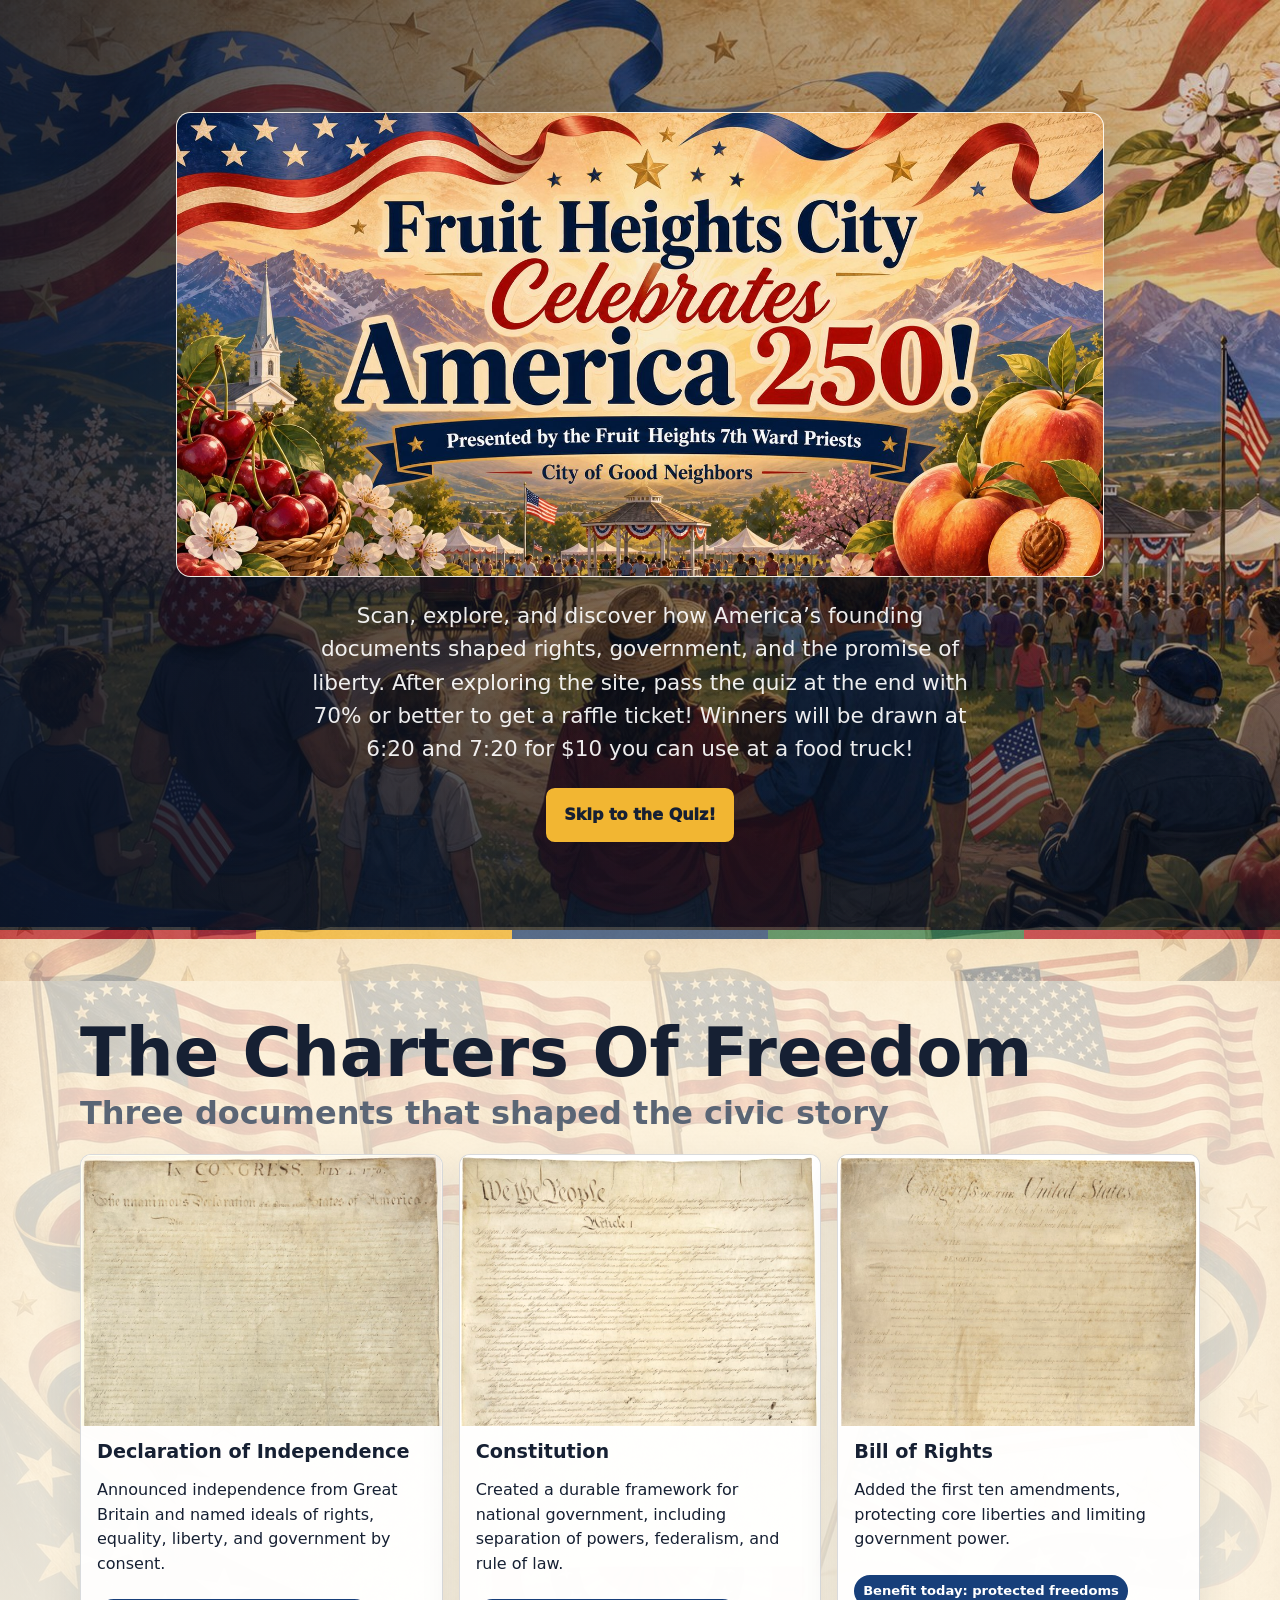
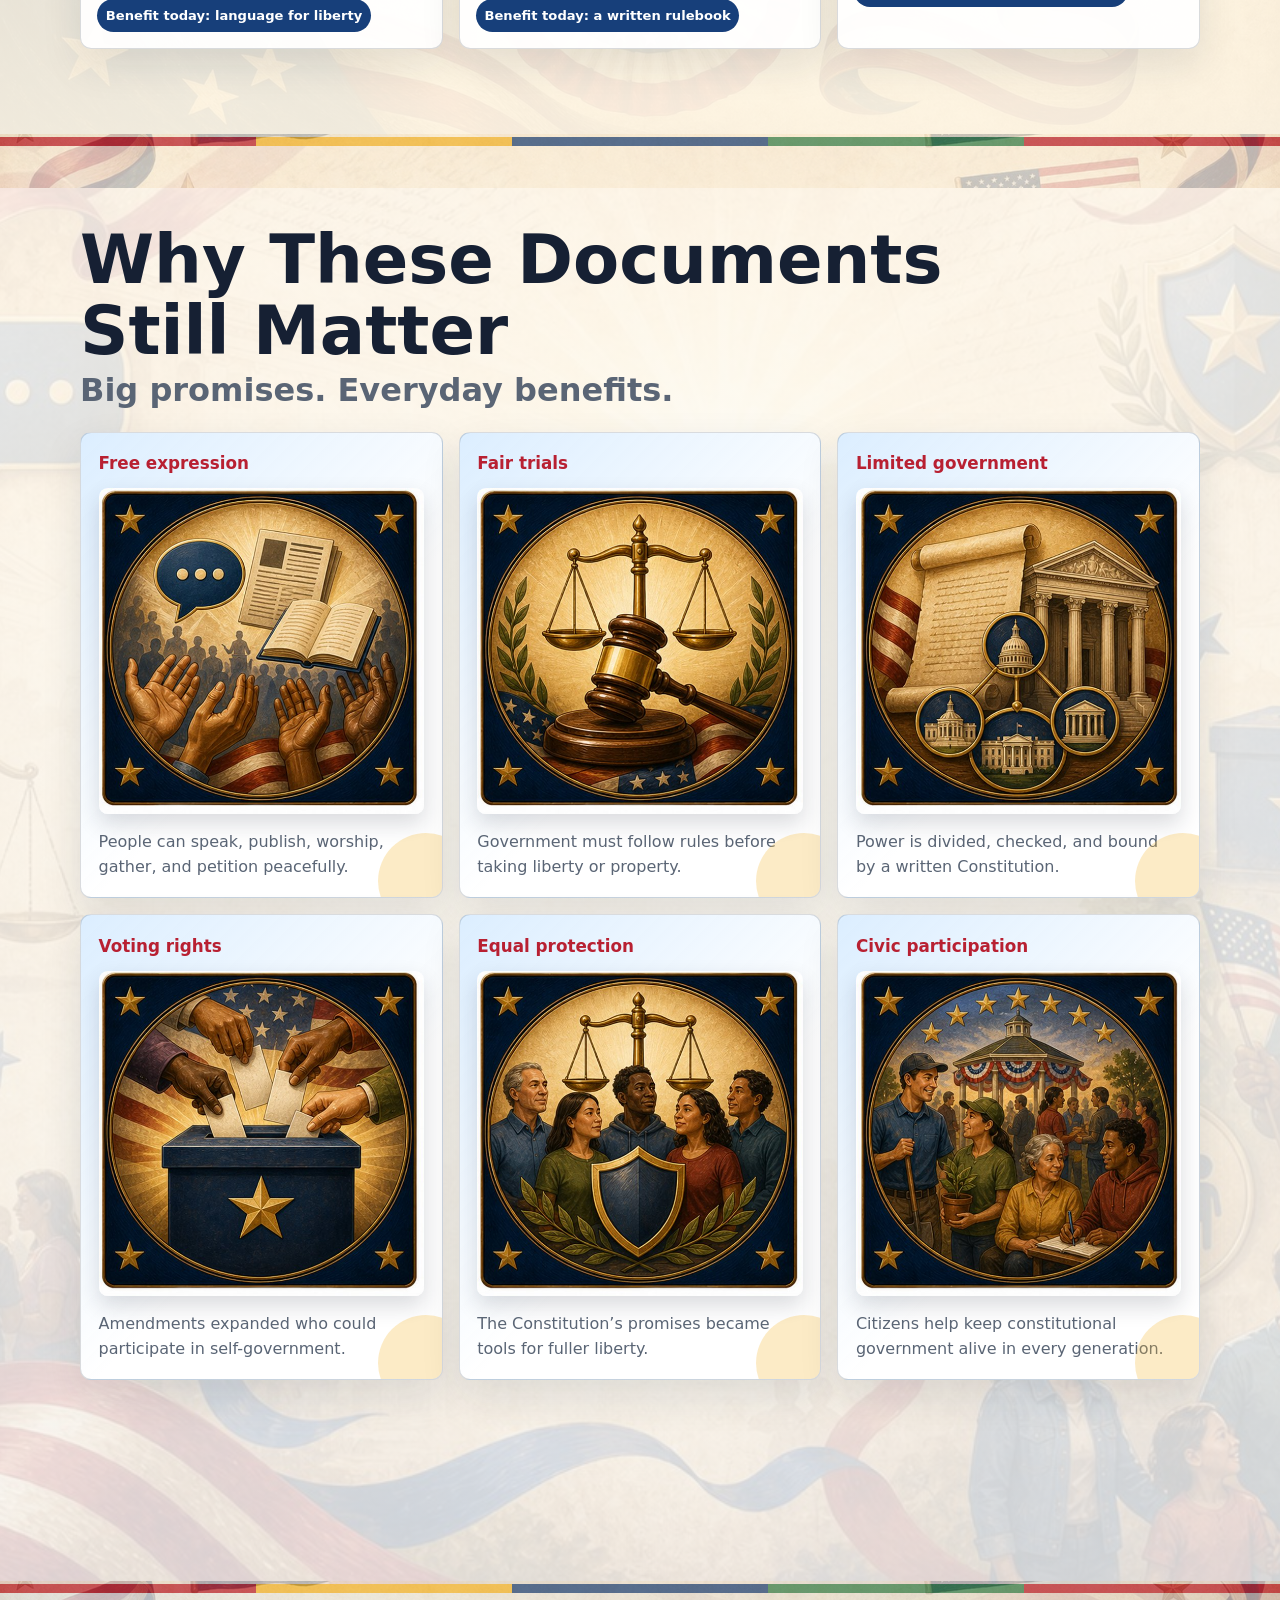
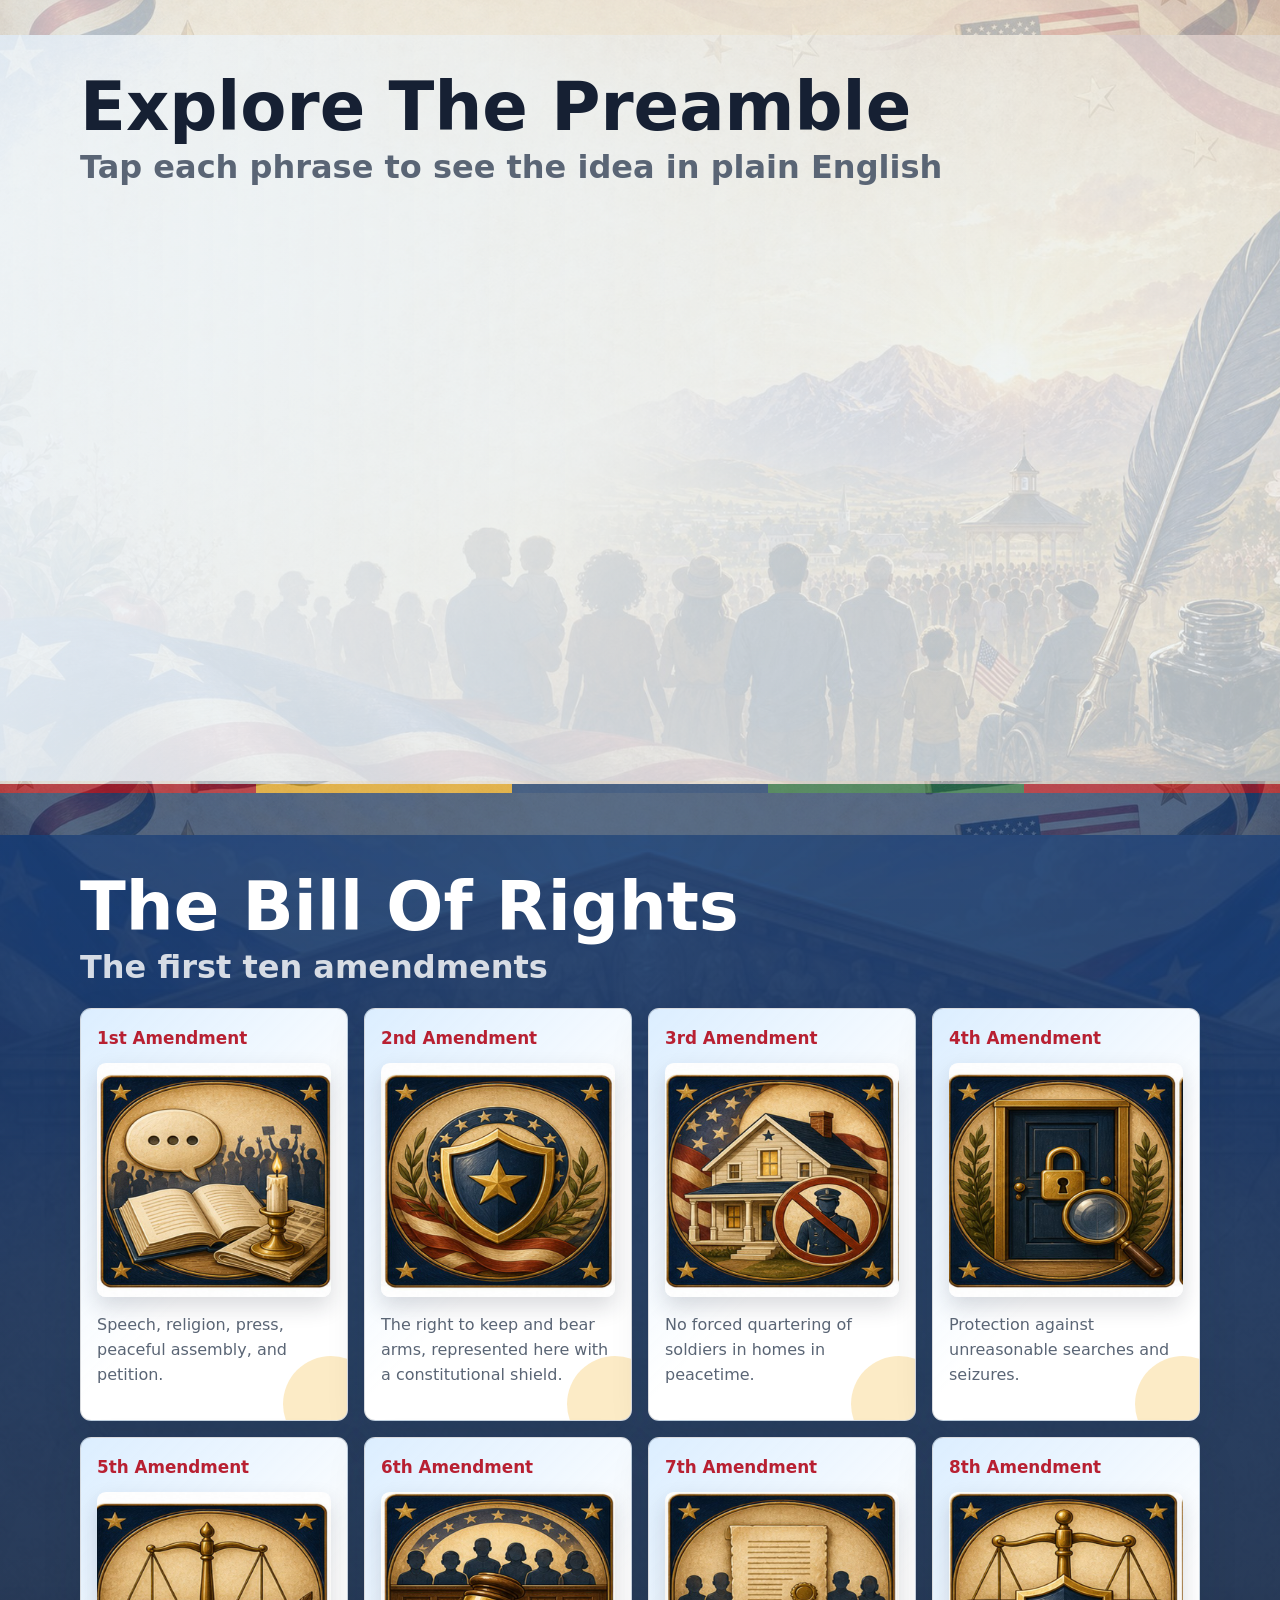
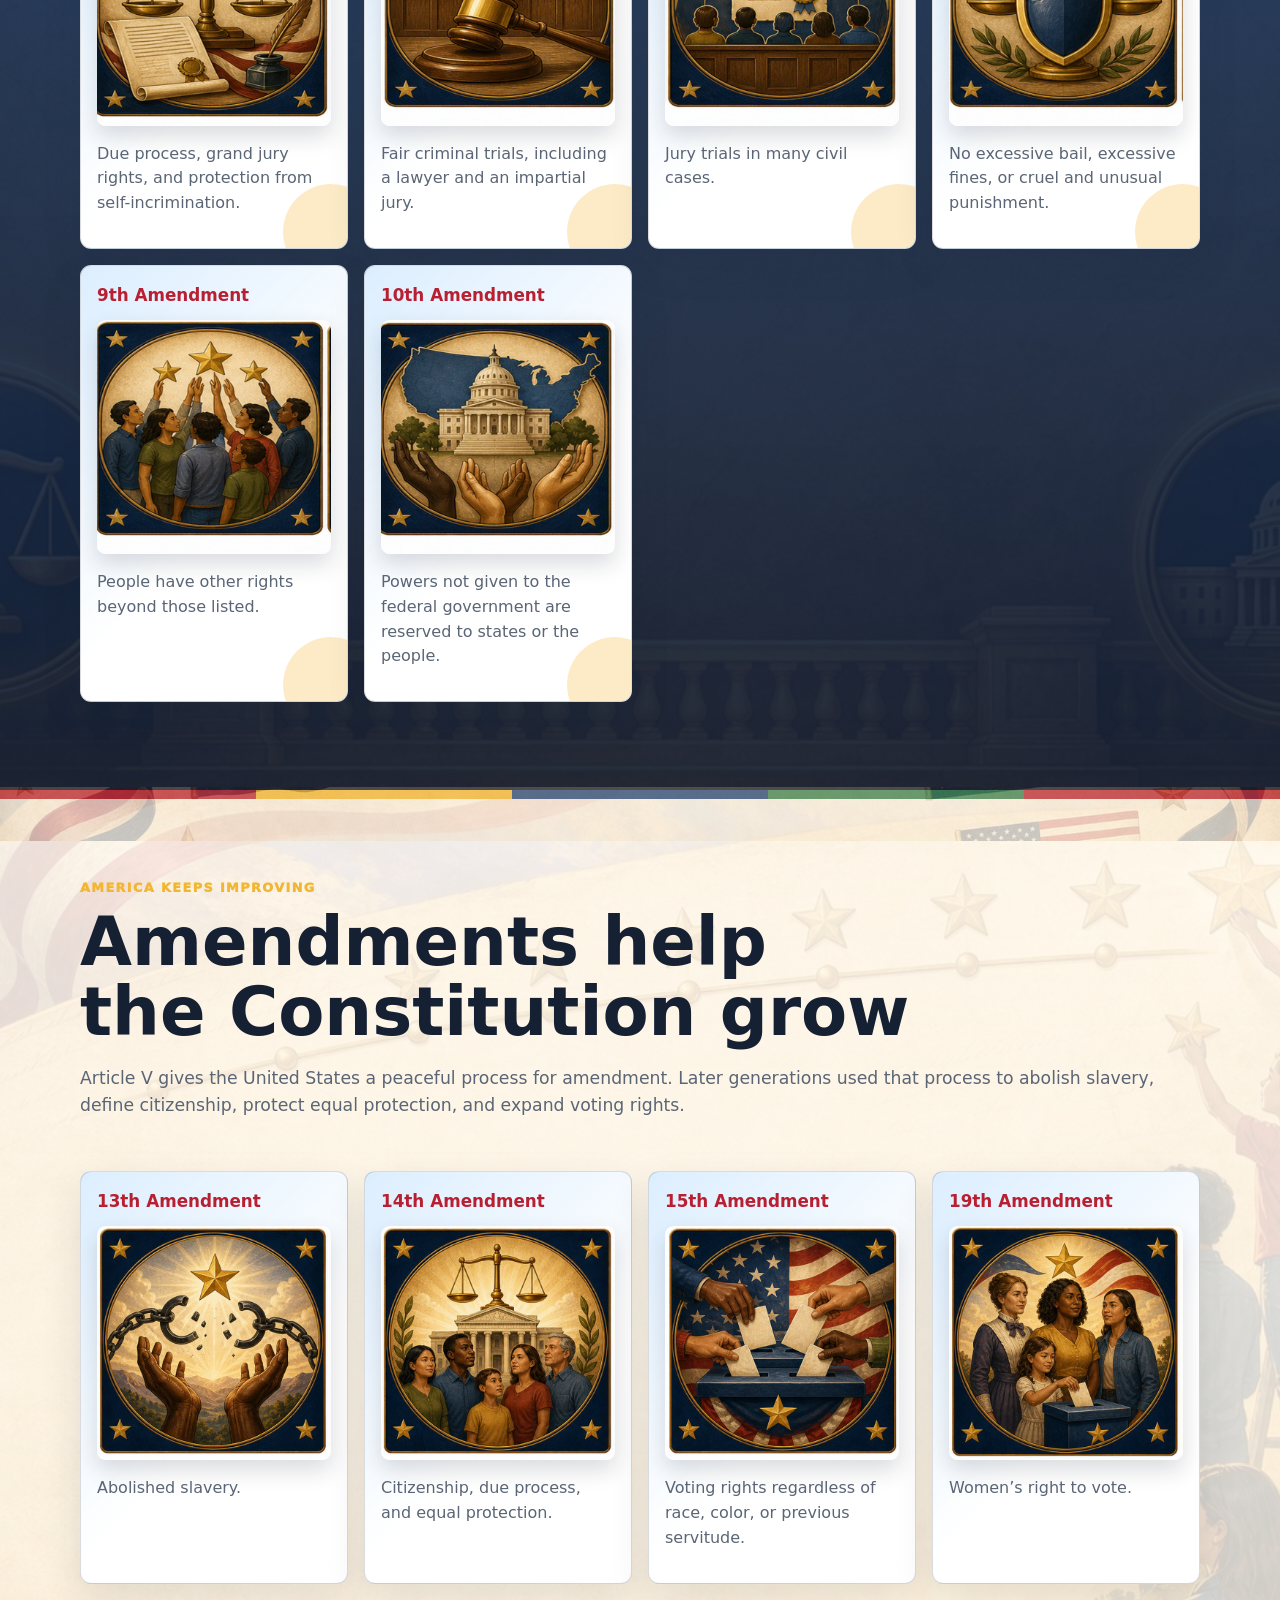
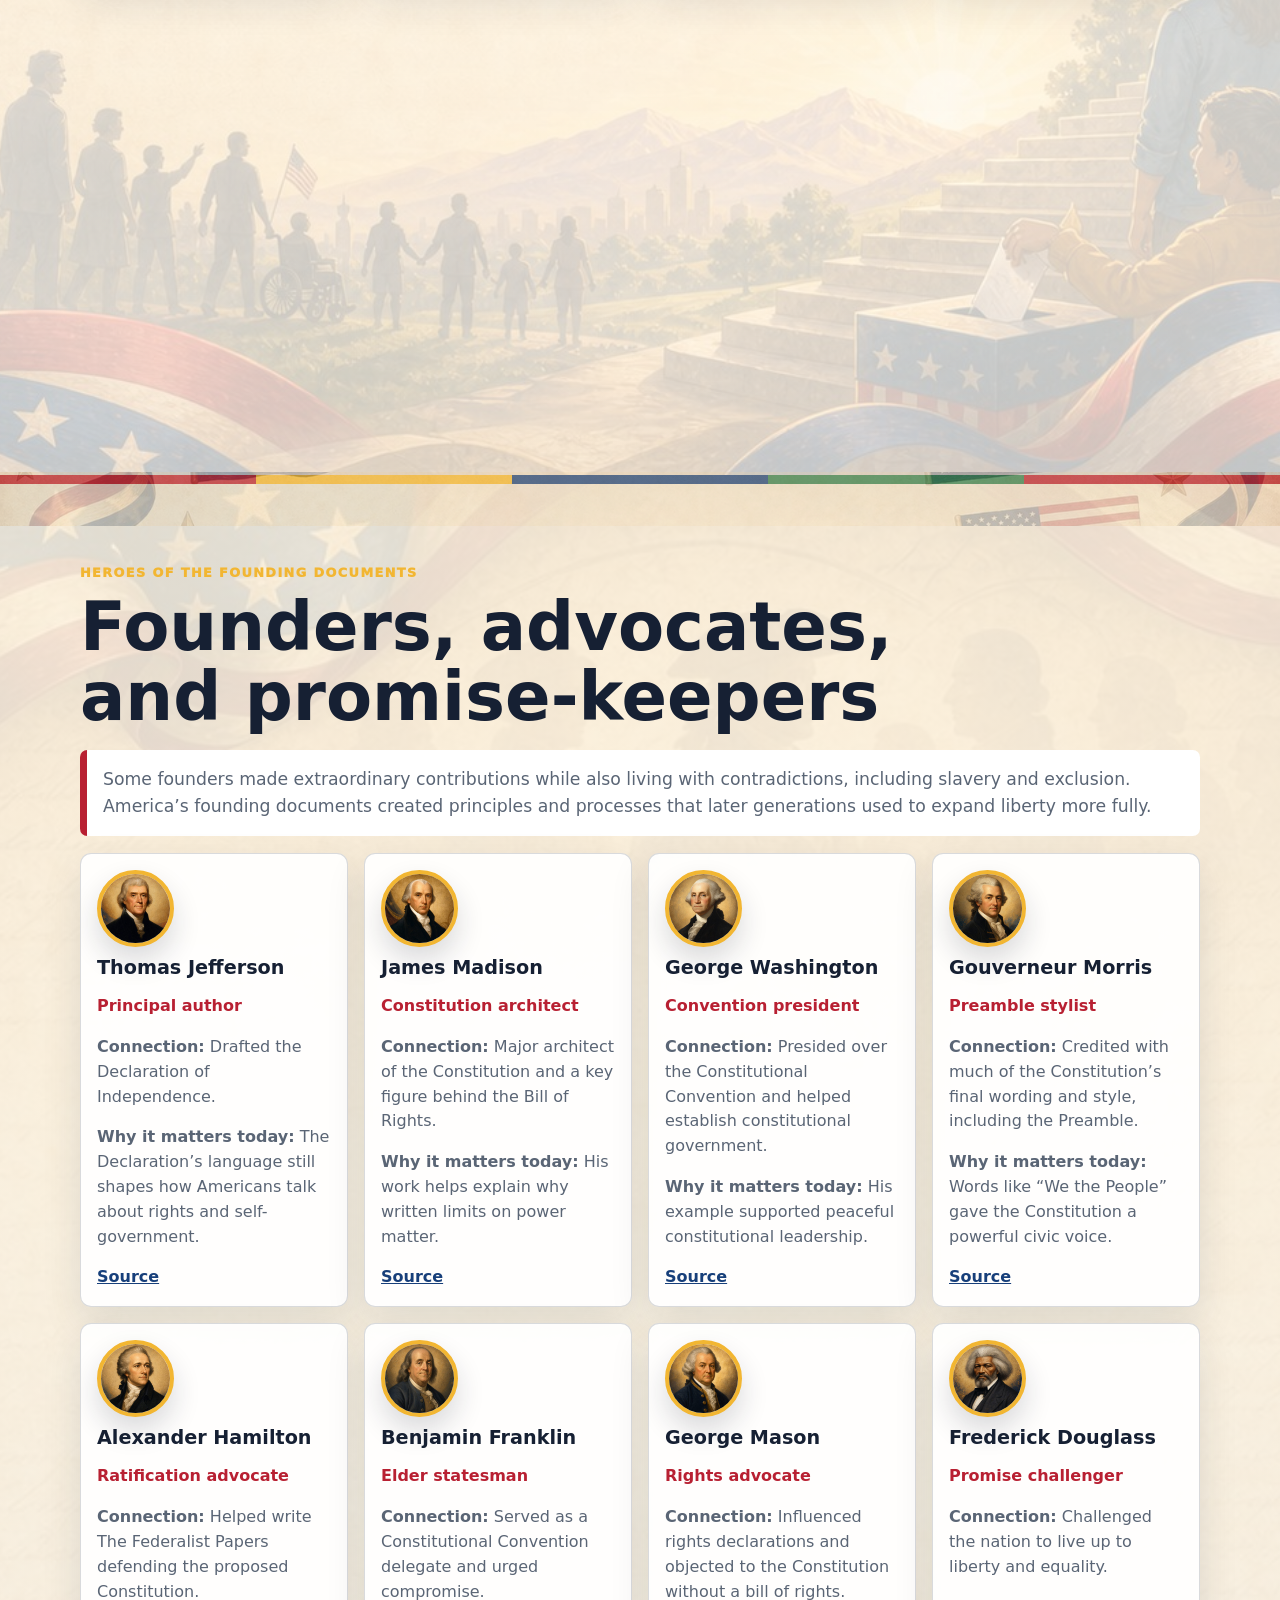
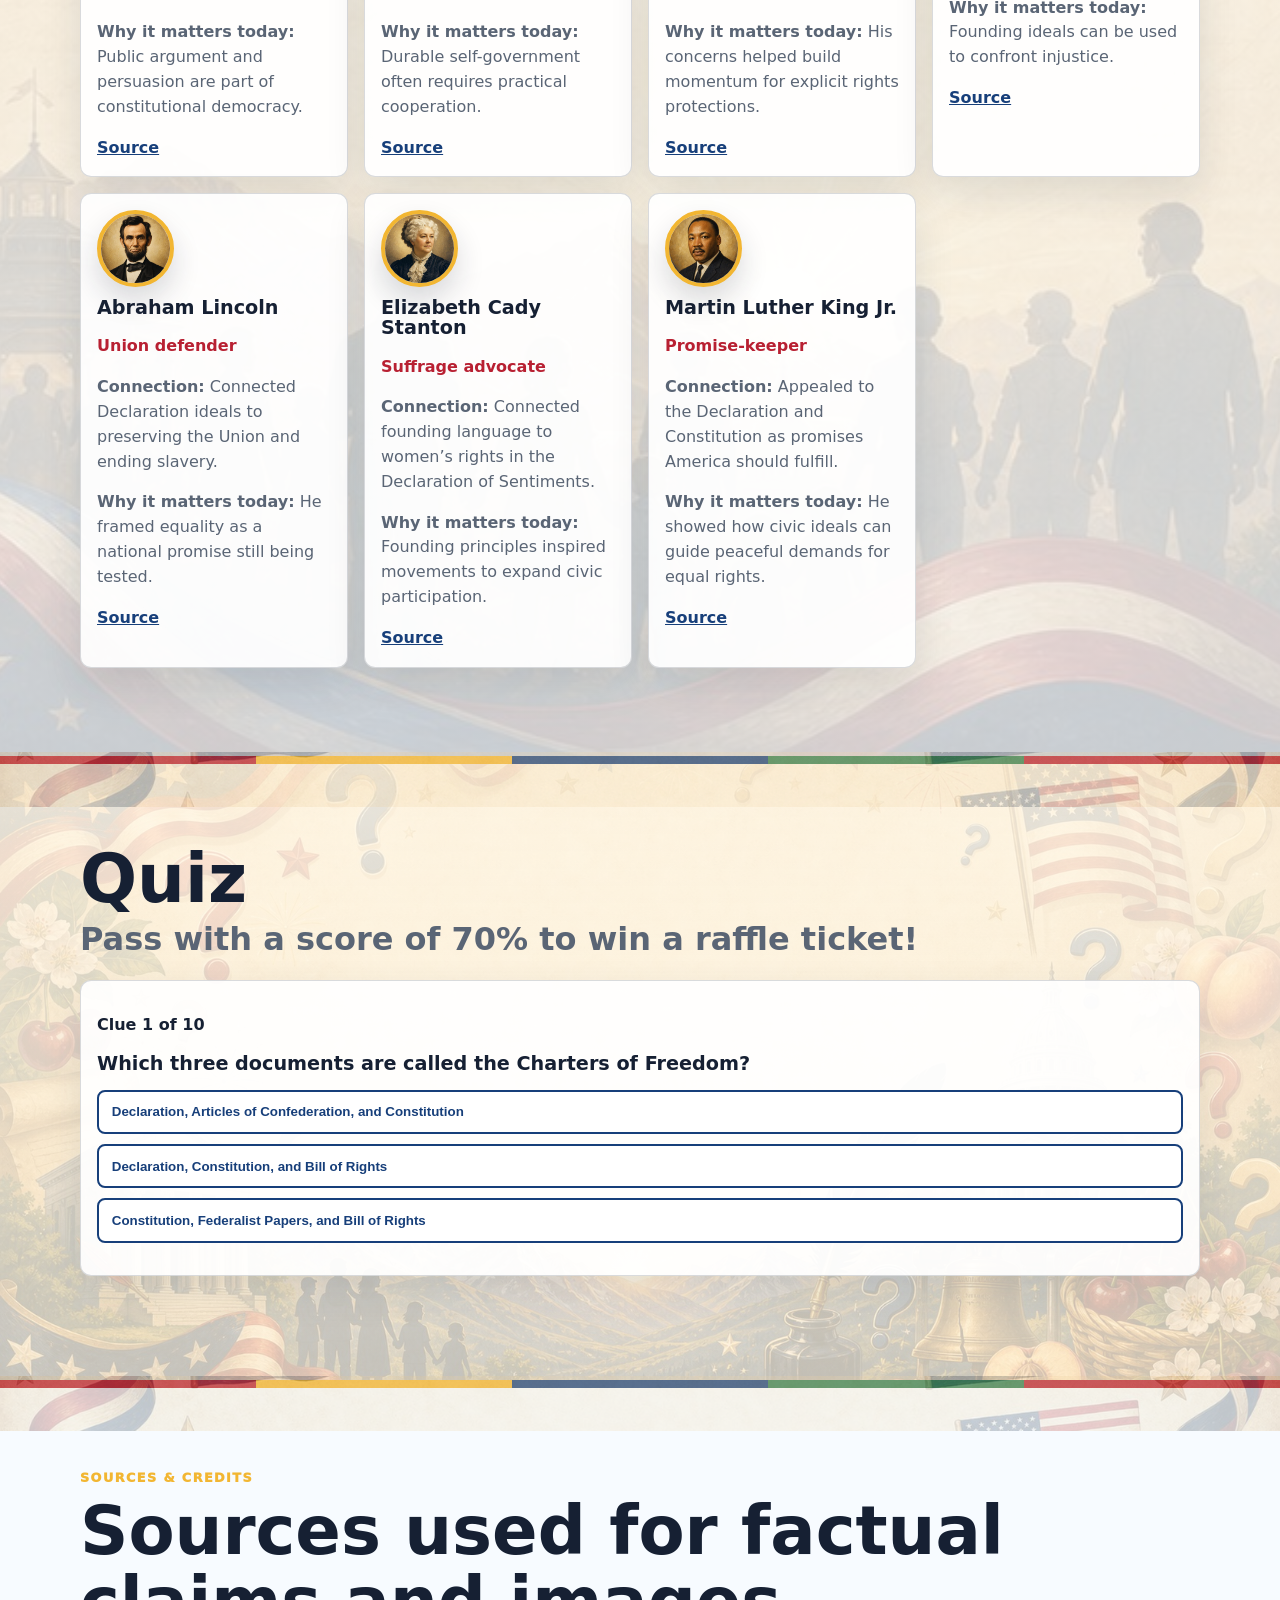
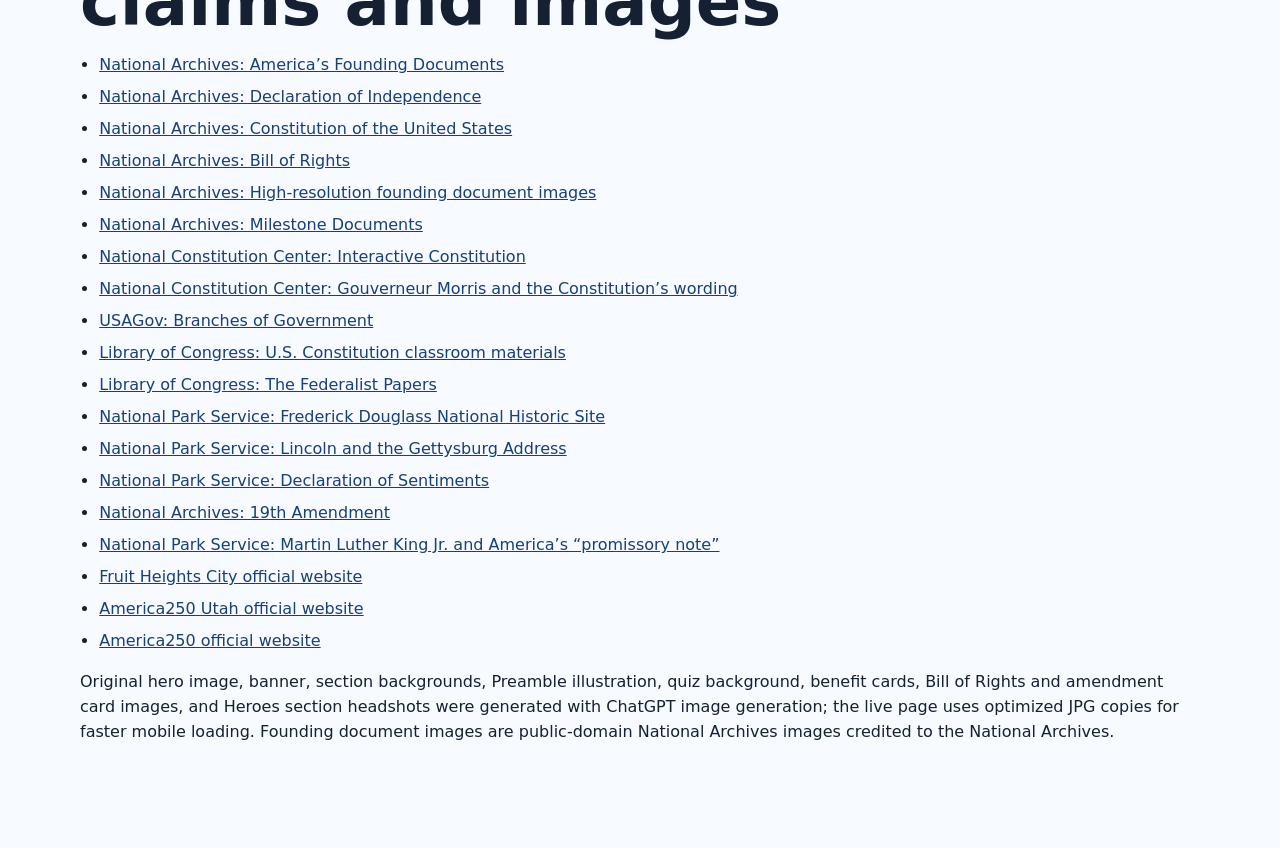
<file: index.html>
<!doctype html>
<html lang="en">
<head>
  <meta charset="utf-8">
  <meta name="viewport" content="width=device-width, initial-scale=1">
  <title>We the People: America 250</title>
  <meta name="description" content="A colorful, family-friendly America 250 civic festival guide to the founding documents, designed for Fruit Heights, Utah community events.">
  <link rel="stylesheet" href="styles.css">
</head>
<body>
  <a class="skip-link" href="#main">Skip to main content</a>
  <main id="main">
    <section id="top" class="hero">
      <img class="hero-image" src="assets/generated/hero-festival.jpg" alt="Patriotic civic festival illustration with Wasatch-style mountains, sunrise, orchard blossoms, ribbons, families, and a community gathering.">
      <div class="hero-shade"></div>
      <div class="hero-copy reveal">
        <img class="hero-banner" src="assets/generated/celebration-banner-generated.jpg" alt="Fruit Heights City Celebrates America 250! Presented by the Fruit Heights 7th Ward Priests. City of Good Neighbors, with cherries, peaches, mountains, and patriotic ribbons.">
        <p>Scan, explore, and discover how America’s founding documents shaped rights, government, and the promise of liberty. After exploring the site, pass the quiz at the end with 70% or better to get a raffle ticket! Winners will be drawn at 6:20 and 7:20 for $10 you can use at a food truck!</p>
        <div class="button-row">
          <a class="button primary" href="#quiz">Skip to the Quiz!</a>
        </div>
      </div>
    </section>

    <section id="charters" class="section charters">
      <h2>The Charters Of Freedom</h2>
      <p class="section-subtitle">Three documents that shaped the civic story</p>
      <div class="charter-grid">
        <article class="charter-card reveal">
          <a href="https://www.archives.gov/founding-docs/declaration" target="_blank" rel="noopener">
            <img src="assets/generated/charters/declaration-thumb.jpg" width="900" height="1125" loading="eager" decoding="async" alt="The Declaration of Independence parchment, public-domain image from the National Archives.">
          </a>
          <div>
            <h3>Declaration of Independence</h3>
            <p>Announced independence from Great Britain and named ideals of rights, equality, liberty, and government by consent.</p>
            <span class="tag">Benefit today: language for liberty</span>
          </div>
        </article>
        <article class="charter-card reveal">
          <a href="https://www.archives.gov/founding-docs/constitution" target="_blank" rel="noopener">
            <img src="assets/generated/charters/constitution-thumb.jpg" width="900" height="1333" loading="eager" decoding="async" alt="Page one of the Constitution of the United States, public-domain image from the National Archives.">
          </a>
          <div>
            <h3>Constitution</h3>
            <p>Created a durable framework for national government, including separation of powers, federalism, and rule of law.</p>
            <span class="tag">Benefit today: a written rulebook</span>
          </div>
        </article>
        <article class="charter-card reveal">
          <a href="https://www.archives.gov/founding-docs/bill-of-rights" target="_blank" rel="noopener">
            <img src="assets/generated/charters/bill-of-rights-thumb.jpg" width="900" height="1321" loading="eager" decoding="async" alt="The Bill of Rights parchment, public-domain image from the National Archives.">
          </a>
          <div>
            <h3>Bill of Rights</h3>
            <p>Added the first ten amendments, protecting core liberties and limiting government power.</p>
            <span class="tag">Benefit today: protected freedoms</span>
          </div>
        </article>
      </div>
    </section>

    <section id="matter" class="section festival-panel">
      <h2>Why These Documents Still Matter</h2>
      <p class="section-subtitle">Big promises. Everyday benefits.</p>
      <div class="badge-grid">
        <article class="benefit-card reveal"><strong>Free expression</strong><img class="right-image" src="assets/generated/benefits/free-expression.jpg" alt="Generated civic illustration for free expression."><p>People can speak, publish, worship, gather, and petition peacefully.</p></article>
        <article class="benefit-card reveal"><strong>Fair trials</strong><img class="right-image" src="assets/generated/benefits/fair-trials.jpg" alt="Generated civic illustration for fair trials."><p>Government must follow rules before taking liberty or property.</p></article>
        <article class="benefit-card reveal"><strong>Limited government</strong><img class="right-image" src="assets/generated/benefits/limited-government.jpg" alt="Generated civic illustration for limited government."><p>Power is divided, checked, and bound by a written Constitution.</p></article>
        <article class="benefit-card reveal"><strong>Voting rights</strong><img class="right-image" src="assets/generated/benefits/voting-rights.jpg" alt="Generated civic illustration for voting rights."><p>Amendments expanded who could participate in self-government.</p></article>
        <article class="benefit-card reveal"><strong>Equal protection</strong><img class="right-image" src="assets/generated/benefits/equal-protection.jpg" alt="Generated civic illustration for equal protection."><p>The Constitution’s promises became tools for fuller liberty.</p></article>
        <article class="benefit-card reveal"><strong>Civic participation</strong><img class="right-image" src="assets/generated/benefits/civic-participation.jpg" alt="Generated civic illustration for civic participation."><p>Citizens help keep constitutional government alive in every generation.</p></article>
      </div>
      <div class="did-you-know reveal">
        <strong>Did you know?</strong>
        <p>The National Archives calls the Declaration, Constitution, and Bill of Rights the “Charters of Freedom.”</p>
      </div>
    </section>

    <section id="preamble" class="section preamble-section">
      <div class="section-intro">
        <h2>Explore The Preamble</h2>
        <p class="section-subtitle">Tap each phrase to see the idea in plain English</p>
      </div>
      <div class="preamble-stage reveal">
        <div class="preamble-art">
          <img class="preamble-document-image" src="assets/generated/preamble-document.jpg" alt="Generated historical illustration of the Preamble on parchment with a quill, inkwell, and patriotic ribbon.">
        </div>
        <div class="preamble-grid" id="preambleGrid"></div>
      </div>
    </section>

    <section id="rights" class="section rights-section">
      <h2>The Bill Of Rights</h2>
      <p class="section-subtitle">The first ten amendments</p>
      <div class="rights-grid" id="rightsGrid"></div>
    </section>

    <section class="section improving">
      <div class="section-intro">
        <p class="eyebrow">America Keeps Improving</p>
        <h2>Amendments help the Constitution grow</h2>
        <p class="lead">Article V gives the United States a peaceful process for amendment. Later generations used that process to abolish slavery, define citizenship, protect equal protection, and expand voting rights.</p>
      </div>
      <div class="amendments">
        <article class="amendment-card reveal"><strong>13th Amendment</strong><img class="right-image" src="assets/generated/amendments/amendment-13.jpg" alt="Generated civic illustration for the 13th Amendment."><p>Abolished slavery.</p></article>
        <article class="amendment-card reveal"><strong>14th Amendment</strong><img class="right-image" src="assets/generated/amendments/amendment-14.jpg" alt="Generated civic illustration for the 14th Amendment."><p>Citizenship, due process, and equal protection.</p></article>
        <article class="amendment-card reveal"><strong>15th Amendment</strong><img class="right-image" src="assets/generated/amendments/amendment-15.jpg" alt="Generated civic illustration for the 15th Amendment."><p>Voting rights regardless of race, color, or previous servitude.</p></article>
        <article class="amendment-card reveal"><strong>19th Amendment</strong><img class="right-image" src="assets/generated/amendments/amendment-19.jpg" alt="Generated civic illustration for the 19th Amendment."><p>Women’s right to vote.</p></article>
        <article class="amendment-card reveal"><strong>24th Amendment</strong><img class="right-image" src="assets/generated/amendments/amendment-24.jpg" alt="Generated civic illustration for the 24th Amendment."><p>No poll taxes in federal elections.</p></article>
        <article class="amendment-card reveal"><strong>26th Amendment</strong><img class="right-image" src="assets/generated/amendments/amendment-26.jpg" alt="Generated civic illustration for the 26th Amendment."><p>Voting age lowered to 18.</p></article>
      </div>
    </section>

    <section id="heroes" class="section heroes-section">
      <p class="eyebrow">Heroes Of The Founding Documents</p>
      <h2>Founders, advocates, and promise-keepers</h2>
      <p class="note">Some founders made extraordinary contributions while also living with contradictions, including slavery and exclusion. America’s founding documents created principles and processes that later generations used to expand liberty more fully.</p>
      <div class="heroes-grid" id="heroesGrid"></div>
    </section>

    <section id="quiz" class="section quiz-section">
      <h2>Quiz</h2>
      <p class="section-subtitle">Pass with a score of 70% to win a raffle ticket!</p>
      <div id="quizBox" class="quiz-box reveal" aria-live="polite"></div>
    </section>

    <section id="sources" class="section sources">
      <p class="eyebrow">Sources & Credits</p>
      <h2>Sources used for factual claims and images</h2>
      <ul>
        <li><a href="https://www.archives.gov/founding-docs" target="_blank" rel="noopener">National Archives: America’s Founding Documents</a></li>
        <li><a href="https://www.archives.gov/founding-docs/declaration" target="_blank" rel="noopener">National Archives: Declaration of Independence</a></li>
        <li><a href="https://www.archives.gov/founding-docs/constitution" target="_blank" rel="noopener">National Archives: Constitution of the United States</a></li>
        <li><a href="https://www.archives.gov/founding-docs/bill-of-rights" target="_blank" rel="noopener">National Archives: Bill of Rights</a></li>
        <li><a href="https://www.archives.gov/founding-docs/downloads" target="_blank" rel="noopener">National Archives: High-resolution founding document images</a></li>
        <li><a href="https://www.archives.gov/milestone-documents" target="_blank" rel="noopener">National Archives: Milestone Documents</a></li>
        <li><a href="https://constitutioncenter.org/the-constitution" target="_blank" rel="noopener">National Constitution Center: Interactive Constitution</a></li>
        <li><a href="https://constitutioncenter.org/blog/the-men-who-wrote-the-constitution" target="_blank" rel="noopener">National Constitution Center: Gouverneur Morris and the Constitution’s wording</a></li>
        <li><a href="https://www.usa.gov/branches-of-government" target="_blank" rel="noopener">USAGov: Branches of Government</a></li>
        <li><a href="https://www.loc.gov/classroom-materials/united-states-constitution/" target="_blank" rel="noopener">Library of Congress: U.S. Constitution classroom materials</a></li>
        <li><a href="https://www.loc.gov/exhibits/creating-the-united-states/federalist-papers.html" target="_blank" rel="noopener">Library of Congress: The Federalist Papers</a></li>
        <li><a href="https://www.nps.gov/frdo/index.htm" target="_blank" rel="noopener">National Park Service: Frederick Douglass National Historic Site</a></li>
        <li><a href="https://www.nps.gov/liho/learn/historyculture/gettysburgaddress.htm" target="_blank" rel="noopener">National Park Service: Lincoln and the Gettysburg Address</a></li>
        <li><a href="https://www.nps.gov/wori/learn/historyculture/declaration-of-sentiments.htm" target="_blank" rel="noopener">National Park Service: Declaration of Sentiments</a></li>
        <li><a href="https://www.archives.gov/milestone-documents/19th-amendment" target="_blank" rel="noopener">National Archives: 19th Amendment</a></li>
        <li><a href="https://www.nps.gov/malu/learn/education/the-promissory-note.htm" target="_blank" rel="noopener">National Park Service: Martin Luther King Jr. and America’s “promissory note”</a></li>
        <li><a href="http://www.fruitheights.gov/" target="_blank" rel="noopener">Fruit Heights City official website</a></li>
        <li><a href="https://america250.utah.gov/" target="_blank" rel="noopener">America250 Utah official website</a></li>
        <li><a href="https://america250.org/" target="_blank" rel="noopener">America250 official website</a></li>
      </ul>
      <p>Original hero image, banner, section backgrounds, Preamble illustration, quiz background, benefit cards, Bill of Rights and amendment card images, and Heroes section headshots were generated with ChatGPT image generation; the live page uses optimized JPG copies for faster mobile loading. Founding document images are public-domain National Archives images credited to the National Archives.</p>
    </section>
  </main>

  <script src="script.js"></script>
</body>
</html>
</file>
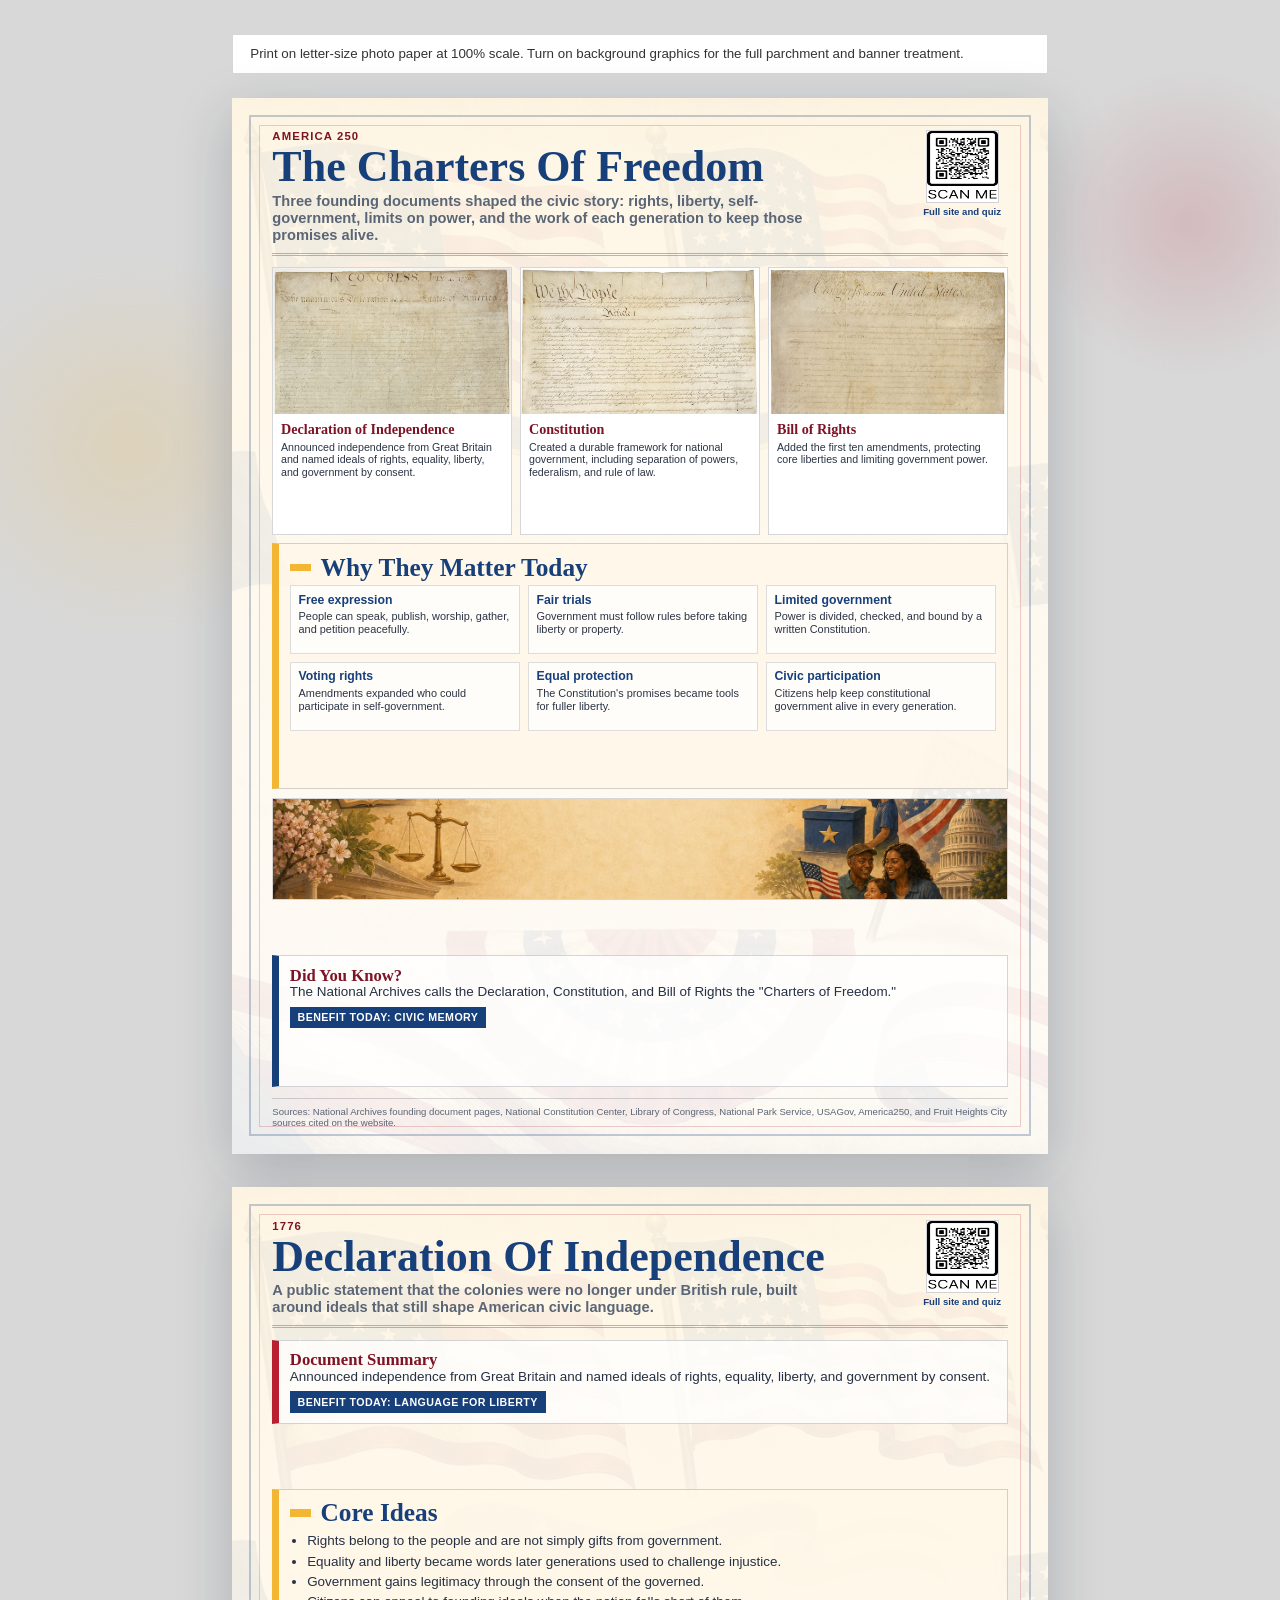
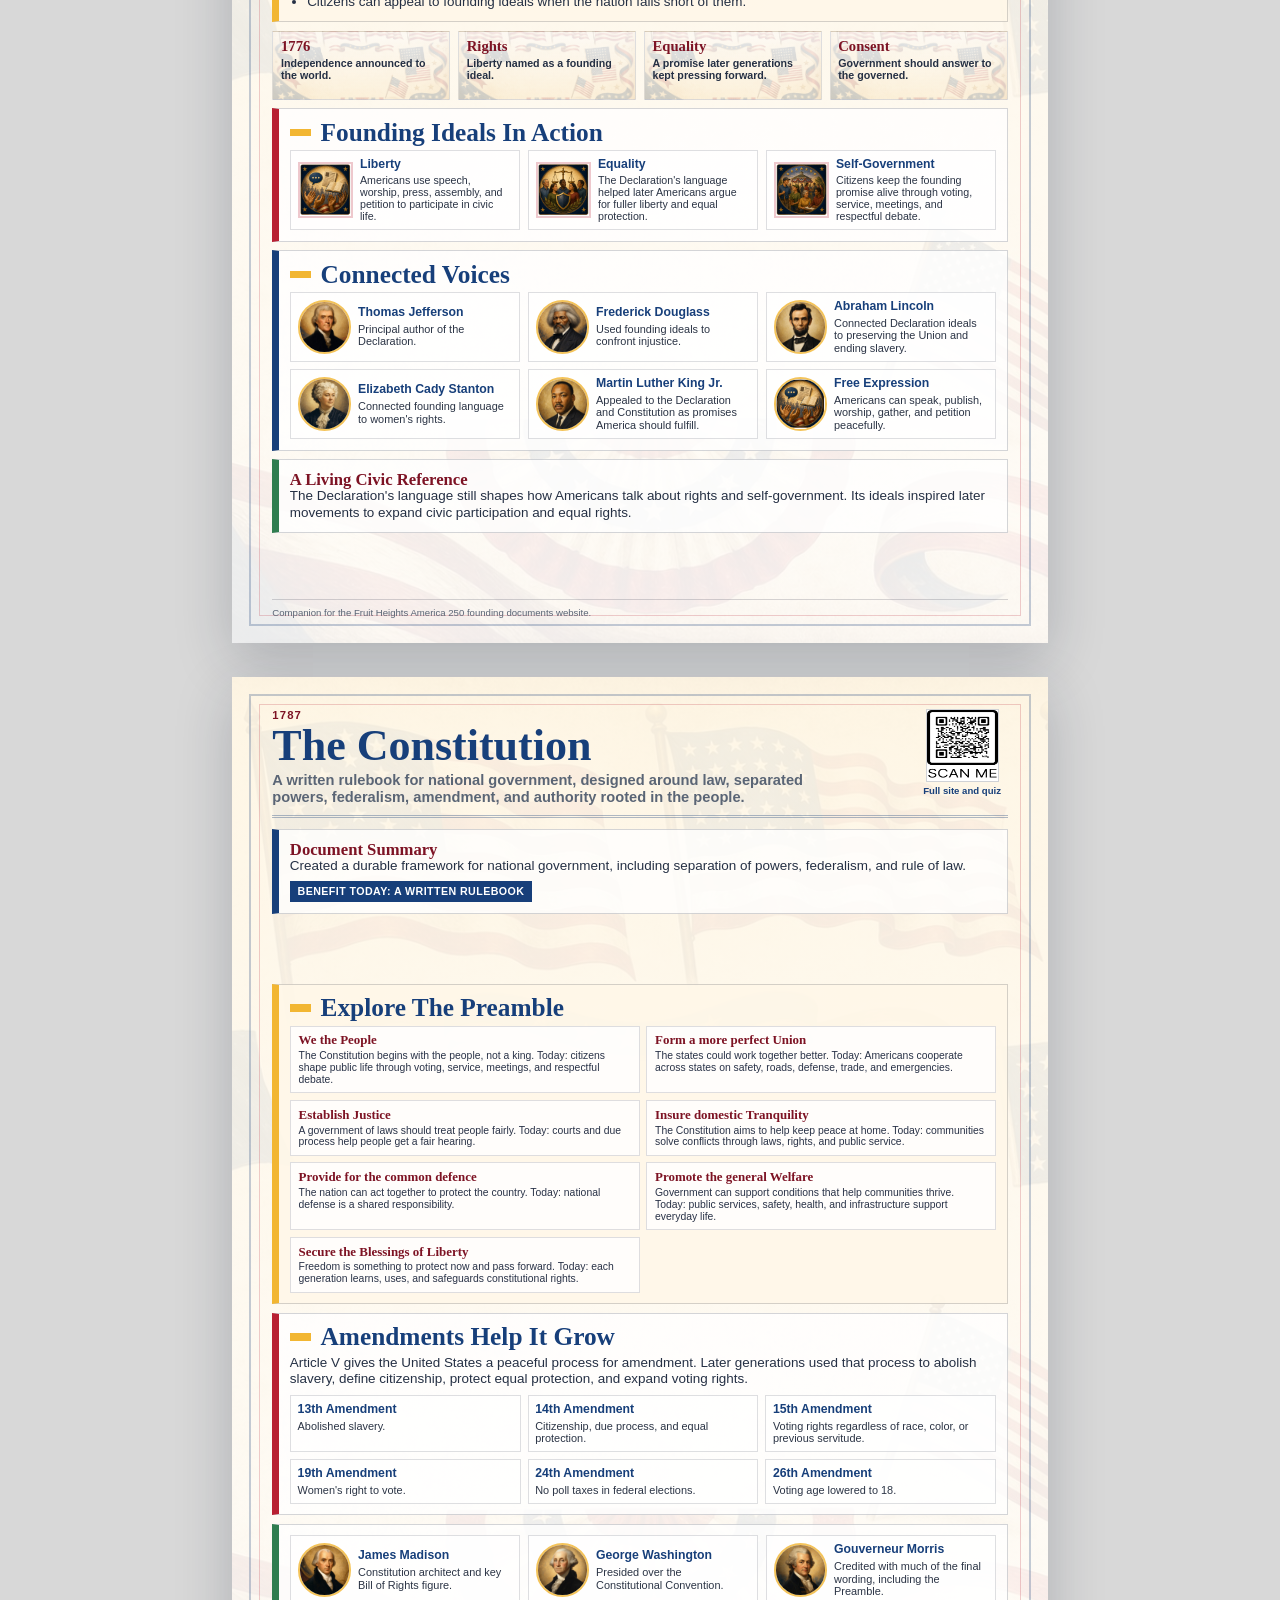
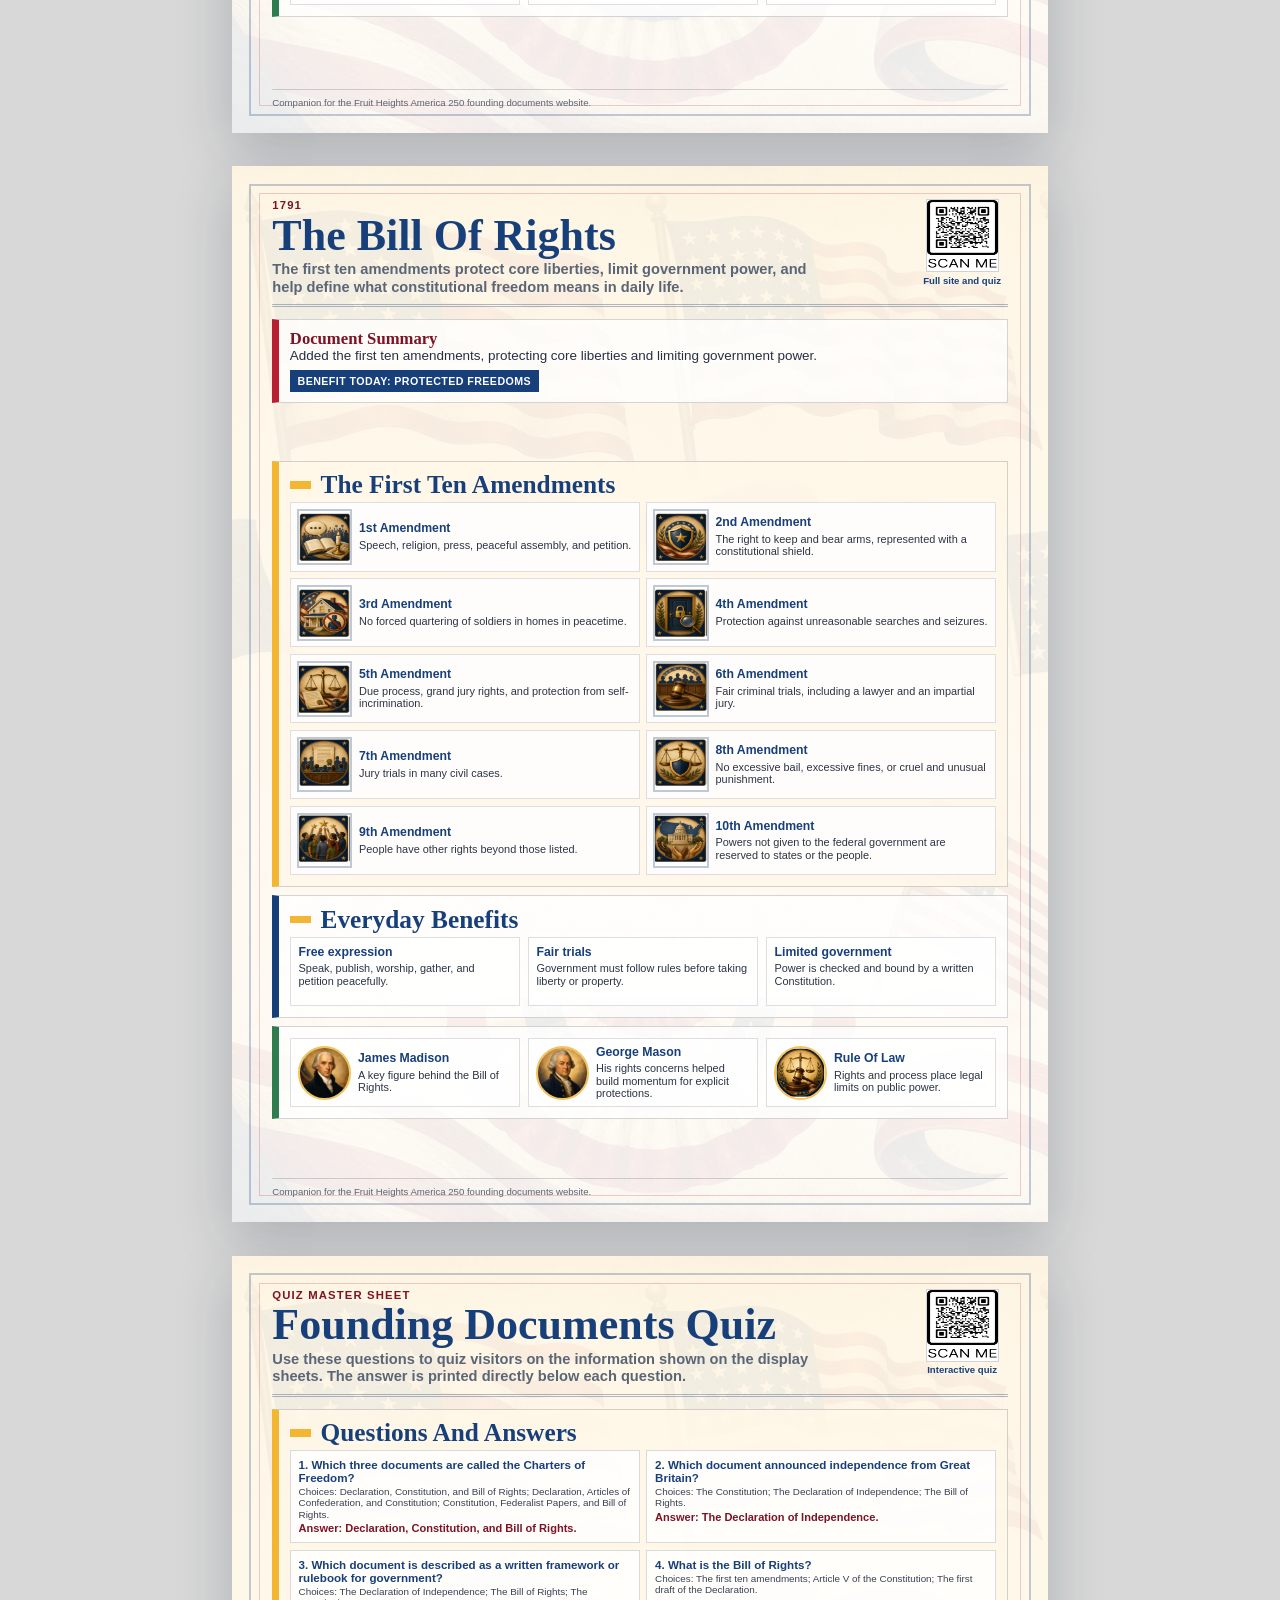
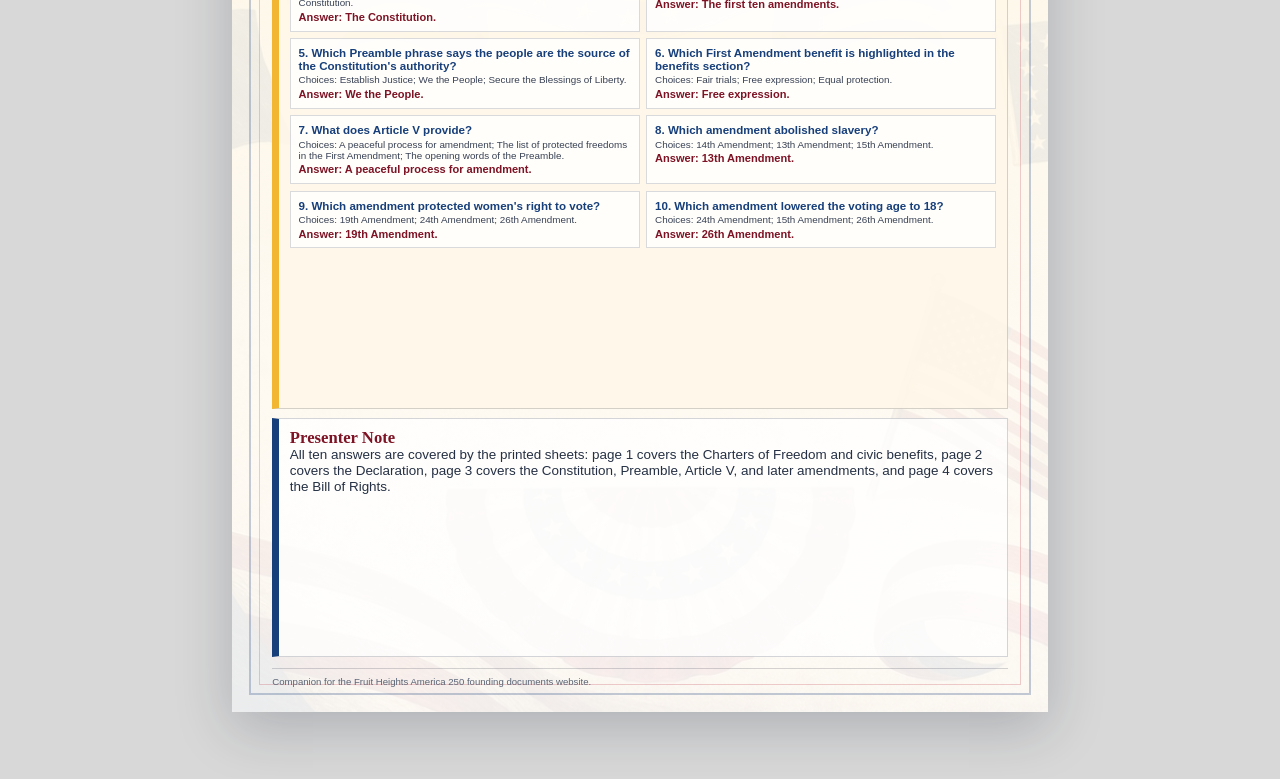
<file: founding-documents-print.html>
<!doctype html>
<html lang="en">
<head>
  <meta charset="utf-8">
  <meta name="viewport" content="width=device-width, initial-scale=1">
  <title>Founding Documents Sheets</title>
  <style>
    :root {
      --ink: #162033;
      --muted: #5a6575;
      --cream: #fff8e9;
      --paper: #f5e4bd;
      --red: #b82032;
      --red-deep: #7d1324;
      --blue: #173f7a;
      --gold: #f2b632;
      --green: #2f7d4f;
      --line: rgba(22, 32, 51, .18);
    }

    * { box-sizing: border-box; }

    html {
      background: #d8d8d8;
      color: var(--ink);
      font-family: "Segoe UI", Arial, sans-serif;
    }

    body {
      margin: 0;
      padding: .35in 0;
      background:
        radial-gradient(circle at 10% 8%, rgba(242, 182, 50, .18), transparent 2in),
        radial-gradient(circle at 93% 4%, rgba(184, 32, 50, .16), transparent 1.6in),
        #d8d8d8;
    }

    .print-note {
      width: 8.5in;
      margin: 0 auto .25in;
      padding: .12in .18in;
      border: 1px solid rgba(22, 32, 51, .18);
      background: white;
      color: #333;
      font-size: 10pt;
    }

    .sheet {
      position: relative;
      width: 8.5in;
      height: 11in;
      margin: 0 auto .35in;
      overflow: hidden;
      break-after: page;
      page-break-after: always;
      background:
        linear-gradient(180deg, rgba(255, 248, 233, .95), rgba(255, 255, 255, .92)),
        url("assets/generated/flag-motifs-generated.jpg") center bottom / cover no-repeat;
      box-shadow: 0 .18in .55in rgba(22, 32, 51, .22);
    }

    .sheet::before {
      content: "";
      position: absolute;
      inset: .18in;
      border: 2px solid rgba(23, 63, 122, .26);
      pointer-events: none;
    }

    .sheet::after {
      content: "";
      position: absolute;
      inset: .28in;
      border: 1px solid rgba(184, 32, 50, .22);
      pointer-events: none;
    }

    .content {
      position: relative;
      z-index: 1;
      display: grid;
      grid-template-rows: auto minmax(0, 1fr) auto;
      height: 100%;
      padding: .34in .42in .26in;
      gap: .12in;
    }

    .mast {
      display: grid;
      grid-template-columns: 1fr auto;
      gap: .18in;
      align-items: start;
      padding-bottom: .09in;
      border-bottom: 3px double rgba(23, 63, 122, .35);
    }

    .eyebrow {
      margin: 0 0 .04in;
      color: var(--red-deep);
      font-size: 8.5pt;
      font-weight: 900;
      letter-spacing: .1em;
      text-transform: uppercase;
    }

    h1, h2, h3, p { margin: 0; }

    h1 {
      color: var(--blue);
      font-family: Georgia, "Times New Roman", serif;
      font-size: 33pt;
      line-height: .95;
      letter-spacing: 0;
    }

    h2 {
      color: var(--blue);
      font-family: Georgia, "Times New Roman", serif;
      font-size: 19pt;
      line-height: 1;
      letter-spacing: 0;
    }

    h3 {
      color: var(--red-deep);
      font-family: Georgia, "Times New Roman", serif;
      font-size: 12.5pt;
      line-height: 1.05;
      letter-spacing: 0;
    }

    .dek {
      max-width: 5.9in;
      margin-top: .05in;
      color: var(--muted);
      font-size: 11pt;
      font-weight: 650;
      line-height: 1.17;
    }

    .mast-qr {
      display: grid;
      justify-items: center;
      gap: .04in;
      width: .95in;
      color: var(--blue);
      font-size: 7.2pt;
      font-weight: 850;
      line-height: 1.05;
      text-align: center;
    }

    .mast-qr img {
      width: .76in;
      height: .76in;
      border: 1px solid rgba(22, 32, 51, .2);
      background: white;
    }

    .main-grid {
      display: grid;
      grid-template-columns: 1fr;
      gap: .1in;
      align-items: start;
    }

    .hero-art {
      position: relative;
      overflow: hidden;
      border: 1px solid rgba(22, 32, 51, .22);
      background: #fff;
    }

    .hero-art img {
      display: block;
      width: 100%;
      height: 3.55in;
      object-fit: cover;
    }

    .hero-art.document img {
      height: 4.1in;
      object-fit: cover;
      object-position: top center;
    }

    .caption {
      padding: .08in .1in;
      background: rgba(22, 32, 51, .92);
      color: #fff;
      font-size: 8.5pt;
      font-weight: 750;
      line-height: 1.18;
    }

    .panel {
      padding: .11in;
      border: 1px solid var(--line);
      background: rgba(255, 255, 255, .78);
    }

    .panel.gold {
      border-left: .08in solid var(--gold);
      background: rgba(255, 248, 233, .88);
    }

    .panel.blue {
      border-left: .08in solid var(--blue);
    }

    .panel.red {
      border-left: .08in solid var(--red);
    }

    .panel.green {
      border-left: .08in solid var(--green);
    }

    .panel p,
    .body-copy p,
    li {
      color: #253044;
      font-size: 10.1pt;
      line-height: 1.22;
    }

    .panel p + p { margin-top: .05in; }

    .tag {
      display: inline-block;
      margin-top: .06in;
      padding: .05in .08in;
      background: var(--blue);
      color: #fff;
      font-size: 8pt;
      font-weight: 900;
      letter-spacing: .04em;
      text-transform: uppercase;
    }

    .stack {
      display: grid;
      gap: .09in;
    }

    .three-up {
      display: grid;
      grid-template-columns: repeat(3, 1fr);
      gap: .09in;
    }

    .charter-mini {
      display: grid;
      grid-template-rows: 1.52in auto;
      overflow: hidden;
      border: 1px solid rgba(22, 32, 51, .18);
      background: white;
    }

    .charter-mini img {
      width: 100%;
      height: 1.52in;
      object-fit: cover;
      object-position: top center;
    }

    .charter-mini div { padding: .08in; }

    .charter-mini h3 { font-size: 10.6pt; }

    .charter-mini p {
      margin-top: .04in;
      color: #2b3445;
      font-size: 8pt;
      line-height: 1.2;
    }

    .benefit-grid {
      display: grid;
      grid-template-columns: repeat(3, 1fr);
      gap: .08in;
    }

    .declaration-band {
      display: grid;
      grid-template-columns: repeat(4, 1fr);
      gap: .08in;
    }

    .declaration-mark {
      min-height: .72in;
      padding: .08in;
      border: 1px solid rgba(22, 32, 51, .14);
      background:
        linear-gradient(180deg, rgba(255, 255, 255, .88), rgba(255, 248, 233, .8)),
        url("assets/generated/flag-motifs-generated.jpg") center / cover no-repeat;
    }

    .declaration-mark strong {
      display: block;
      color: var(--red-deep);
      font-family: Georgia, "Times New Roman", serif;
      font-size: 11pt;
      line-height: 1;
    }

    .declaration-mark span {
      display: block;
      margin-top: .04in;
      color: #253044;
      font-size: 8pt;
      font-weight: 750;
      line-height: 1.12;
    }

    .theme-grid {
      display: grid;
      grid-template-columns: repeat(3, 1fr);
      gap: .08in;
    }

    .theme-card {
      display: grid;
      grid-template-columns: .58in 1fr;
      gap: .07in;
      align-items: center;
      min-height: .72in;
      padding: .07in;
      border: 1px solid rgba(22, 32, 51, .14);
      background: rgba(255, 255, 255, .82);
    }

    .theme-card img {
      width: .58in;
      height: .58in;
      object-fit: cover;
      border: 2px solid rgba(184, 32, 50, .24);
    }

    .theme-card strong {
      display: block;
      color: var(--blue);
      font-size: 9.2pt;
      line-height: 1.08;
    }

    .theme-card p {
      margin-top: .03in;
      color: #2b3445;
      font-size: 8pt;
      line-height: 1.14;
    }

    .benefit {
      min-height: .72in;
      padding: .08in;
      border: 1px solid rgba(22, 32, 51, .14);
      background: rgba(255, 255, 255, .78);
    }

    .benefit strong,
    .right strong,
    .figure strong,
    .amendment strong {
      display: block;
      color: var(--blue);
      font-size: 9.2pt;
      font-weight: 900;
      line-height: 1.1;
    }

    .benefit p,
    .figure p,
    .amendment p,
    .right p {
      margin-top: .035in;
      color: #2b3445;
      font-size: 8.2pt;
      line-height: 1.14;
    }

    .figure-grid {
      display: grid;
      grid-template-columns: repeat(3, 1fr);
      gap: .08in;
    }

    .figure {
      display: grid;
      grid-template-columns: .56in 1fr;
      gap: .07in;
      align-items: center;
      padding: .07in;
      border: 1px solid rgba(22, 32, 51, .14);
      background: rgba(255, 255, 255, .8);
    }

    .figure img {
      width: .56in;
      height: .56in;
      object-fit: cover;
      border-radius: 50%;
      border: 2px solid rgba(242, 182, 50, .8);
    }

    .preamble-grid {
      display: grid;
      grid-template-columns: repeat(2, 1fr);
      gap: .07in;
    }

    .phrase {
      padding: .07in .08in;
      border: 1px solid rgba(22, 32, 51, .14);
      background: rgba(255, 255, 255, .82);
    }

    .phrase strong {
      display: block;
      color: var(--red-deep);
      font-family: Georgia, "Times New Roman", serif;
      font-size: 9.7pt;
      line-height: 1.05;
    }

    .phrase p {
      margin-top: .035in;
      color: #293247;
      font-size: 7.8pt;
      line-height: 1.13;
    }

    .amendment-grid {
      display: grid;
      grid-template-columns: repeat(3, 1fr);
      gap: .07in;
    }

    .amendment {
      padding: .07in;
      border: 1px solid rgba(22, 32, 51, .14);
      background: rgba(255, 255, 255, .82);
    }

    .rights-list {
      display: grid;
      grid-template-columns: repeat(2, 1fr);
      gap: .07in;
    }

    .right {
      display: grid;
      grid-template-columns: .58in 1fr;
      gap: .07in;
      align-items: center;
      min-height: .64in;
      padding: .06in;
      border: 1px solid rgba(22, 32, 51, .14);
      background: rgba(255, 255, 255, .82);
    }

    .right img {
      width: .58in;
      height: .58in;
      object-fit: cover;
      border: 2px solid rgba(23, 63, 122, .28);
    }

    .quiz-list {
      display: grid;
      grid-template-columns: repeat(2, 1fr);
      gap: .07in;
    }

    .quiz-item {
      padding: .07in .08in;
      border: 1px solid rgba(22, 32, 51, .16);
      background: rgba(255, 255, 255, .84);
    }

    .quiz-item strong {
      display: block;
      color: var(--blue);
      font-size: 8.7pt;
      line-height: 1.12;
    }

    .quiz-item p {
      margin-top: .025in;
      color: var(--red-deep);
      font-size: 8.3pt;
      font-weight: 850;
      line-height: 1.18;
    }

    .quiz-options-print {
      margin-top: .025in;
      color: #384154;
      font-size: 7.4pt;
      line-height: 1.14;
    }

    .footer {
      display: flex;
      align-items: end;
      justify-content: space-between;
      gap: .2in;
      padding-top: .07in;
      border-top: 1px solid rgba(22, 32, 51, .18);
      color: var(--muted);
      font-size: 7.2pt;
      line-height: 1.18;
    }

    ul {
      margin: .08in 0 0;
      padding-left: .18in;
    }

    li + li { margin-top: .04in; }

    .wide-art {
      position: relative;
      height: 1.06in;
      overflow: hidden;
      border: 1px solid rgba(22, 32, 51, .16);
    }

    .wide-art img {
      width: 100%;
      height: 100%;
      object-fit: cover;
    }

    .section-title {
      display: flex;
      align-items: center;
      gap: .1in;
      margin-bottom: .05in;
    }

    .section-title::before {
      content: "";
      width: .22in;
      height: .08in;
      background: var(--gold);
    }

    @page {
      size: Letter;
      margin: 0;
    }

    @media print {
      html, body { background: white; }
      body { padding: 0; }
      .print-note { display: none; }
      .sheet {
        width: 8.5in;
        height: 11in;
        margin: 0;
        box-shadow: none;
        print-color-adjust: exact;
        -webkit-print-color-adjust: exact;
      }
    }
  </style>
</head>
<body>
  <div class="print-note">Print on letter-size photo paper at 100% scale. Turn on background graphics for the full parchment and banner treatment.</div>

  <section class="sheet">
    <div class="content">
      <header class="mast">
        <div>
          <p class="eyebrow">America 250</p>
          <h1>The Charters Of Freedom</h1>
          <p class="dek">Three founding documents shaped the civic story: rights, liberty, self-government, limits on power, and the work of each generation to keep those promises alive.</p>
        </div>
        <span class="mast-qr"><img src="America250_QR_Code.png" alt="QR code">Full site and quiz</span>
      </header>

      <main class="stack">
        <div class="three-up">
          <article class="charter-mini">
            <img src="assets/generated/charters/declaration-thumb.jpg" alt="Declaration of Independence thumbnail">
            <div>
              <h3>Declaration of Independence</h3>
              <p>Announced independence from Great Britain and named ideals of rights, equality, liberty, and government by consent.</p>
            </div>
          </article>
          <article class="charter-mini">
            <img src="assets/generated/charters/constitution-thumb.jpg" alt="Constitution thumbnail">
            <div>
              <h3>Constitution</h3>
              <p>Created a durable framework for national government, including separation of powers, federalism, and rule of law.</p>
            </div>
          </article>
          <article class="charter-mini">
            <img src="assets/generated/charters/bill-of-rights-thumb.jpg" alt="Bill of Rights thumbnail">
            <div>
              <h3>Bill of Rights</h3>
              <p>Added the first ten amendments, protecting core liberties and limiting government power.</p>
            </div>
          </article>
        </div>

        <section class="panel gold">
          <div class="section-title"><h2>Why They Matter Today</h2></div>
          <div class="benefit-grid">
            <div class="benefit"><strong>Free expression</strong><p>People can speak, publish, worship, gather, and petition peacefully.</p></div>
            <div class="benefit"><strong>Fair trials</strong><p>Government must follow rules before taking liberty or property.</p></div>
            <div class="benefit"><strong>Limited government</strong><p>Power is divided, checked, and bound by a written Constitution.</p></div>
            <div class="benefit"><strong>Voting rights</strong><p>Amendments expanded who could participate in self-government.</p></div>
            <div class="benefit"><strong>Equal protection</strong><p>The Constitution's promises became tools for fuller liberty.</p></div>
            <div class="benefit"><strong>Civic participation</strong><p>Citizens help keep constitutional government alive in every generation.</p></div>
          </div>
        </section>

        <div class="wide-art">
          <img src="assets/generated/why-matter-background.jpg" alt="Generated civic illustration">
        </div>

        <section class="panel blue">
          <h3>Did You Know?</h3>
          <p>The National Archives calls the Declaration, Constitution, and Bill of Rights the "Charters of Freedom."</p>
          <span class="tag">Benefit today: civic memory</span>
        </section>
      </main>

      <footer class="footer">
        <span>Sources: National Archives founding document pages, National Constitution Center, Library of Congress, National Park Service, USAGov, America250, and Fruit Heights City sources cited on the website.</span>
      </footer>
    </div>
  </section>

  <section class="sheet">
    <div class="content">
      <header class="mast">
        <div>
          <p class="eyebrow">1776</p>
          <h1>Declaration Of Independence</h1>
          <p class="dek">A public statement that the colonies were no longer under British rule, built around ideals that still shape American civic language.</p>
        </div>
        <span class="mast-qr"><img src="America250_QR_Code.png" alt="QR code">Full site and quiz</span>
      </header>

      <main class="main-grid">
        <aside class="stack">
          <section class="panel red">
            <h3>Document Summary</h3>
            <p>Announced independence from Great Britain and named ideals of rights, equality, liberty, and government by consent.</p>
            <span class="tag">Benefit today: language for liberty</span>
          </section>
        </aside>

        <section class="stack">
          <section class="panel gold">
            <div class="section-title"><h2>Core Ideas</h2></div>
            <ul>
              <li>Rights belong to the people and are not simply gifts from government.</li>
              <li>Equality and liberty became words later generations used to challenge injustice.</li>
              <li>Government gains legitimacy through the consent of the governed.</li>
              <li>Citizens can appeal to founding ideals when the nation falls short of them.</li>
            </ul>
          </section>

          <section class="declaration-band">
            <div class="declaration-mark"><strong>1776</strong><span>Independence announced to the world.</span></div>
            <div class="declaration-mark"><strong>Rights</strong><span>Liberty named as a founding ideal.</span></div>
            <div class="declaration-mark"><strong>Equality</strong><span>A promise later generations kept pressing forward.</span></div>
            <div class="declaration-mark"><strong>Consent</strong><span>Government should answer to the governed.</span></div>
          </section>

          <section class="panel red">
            <div class="section-title"><h2>Founding Ideals In Action</h2></div>
            <div class="theme-grid">
              <article class="theme-card"><img src="assets/generated/benefits/free-expression.jpg" alt="Free expression illustration"><div><strong>Liberty</strong><p>Americans use speech, worship, press, assembly, and petition to participate in civic life.</p></div></article>
              <article class="theme-card"><img src="assets/generated/benefits/equal-protection.jpg" alt="Equal protection illustration"><div><strong>Equality</strong><p>The Declaration's language helped later Americans argue for fuller liberty and equal protection.</p></div></article>
              <article class="theme-card"><img src="assets/generated/benefits/civic-participation.jpg" alt="Civic participation illustration"><div><strong>Self-Government</strong><p>Citizens keep the founding promise alive through voting, service, meetings, and respectful debate.</p></div></article>
            </div>
          </section>

          <section class="panel blue">
            <div class="section-title"><h2>Connected Voices</h2></div>
            <div class="figure-grid">
              <article class="figure"><img src="assets/generated/heroes/thomas-jefferson.jpg" alt="Thomas Jefferson"><div><strong>Thomas Jefferson</strong><p>Principal author of the Declaration.</p></div></article>
              <article class="figure"><img src="assets/generated/heroes/frederick-douglass.jpg" alt="Frederick Douglass"><div><strong>Frederick Douglass</strong><p>Used founding ideals to confront injustice.</p></div></article>
              <article class="figure"><img src="assets/generated/heroes/abraham-lincoln.jpg" alt="Abraham Lincoln"><div><strong>Abraham Lincoln</strong><p>Connected Declaration ideals to preserving the Union and ending slavery.</p></div></article>
              <article class="figure"><img src="assets/generated/heroes/elizabeth-cady-stanton.jpg" alt="Elizabeth Cady Stanton"><div><strong>Elizabeth Cady Stanton</strong><p>Connected founding language to women's rights.</p></div></article>
              <article class="figure"><img src="assets/generated/heroes/martin-luther-king-jr.jpg" alt="Martin Luther King Jr."><div><strong>Martin Luther King Jr.</strong><p>Appealed to the Declaration and Constitution as promises America should fulfill.</p></div></article>
              <article class="figure"><img src="assets/generated/benefits/free-expression.jpg" alt="Free expression illustration"><div><strong>Free Expression</strong><p>Americans can speak, publish, worship, gather, and petition peacefully.</p></div></article>
            </div>
          </section>

          <section class="panel green">
            <h3>A Living Civic Reference</h3>
            <p>The Declaration's language still shapes how Americans talk about rights and self-government. Its ideals inspired later movements to expand civic participation and equal rights.</p>
          </section>
        </section>
      </main>

      <footer class="footer">
        <span>Companion for the Fruit Heights America 250 founding documents website.</span>
      </footer>
    </div>
  </section>

  <section class="sheet">
    <div class="content">
      <header class="mast">
        <div>
          <p class="eyebrow">1787</p>
          <h1>The Constitution</h1>
          <p class="dek">A written rulebook for national government, designed around law, separated powers, federalism, amendment, and authority rooted in the people.</p>
        </div>
        <span class="mast-qr"><img src="America250_QR_Code.png" alt="QR code">Full site and quiz</span>
      </header>

      <main class="main-grid">
        <aside class="stack">
          <section class="panel blue">
            <h3>Document Summary</h3>
            <p>Created a durable framework for national government, including separation of powers, federalism, and rule of law.</p>
            <span class="tag">Benefit today: a written rulebook</span>
          </section>
        </aside>

        <section class="stack">
          <section class="panel gold">
            <div class="section-title"><h2>Explore The Preamble</h2></div>
            <div class="preamble-grid">
              <div class="phrase"><strong>We the People</strong><p>The Constitution begins with the people, not a king. Today: citizens shape public life through voting, service, meetings, and respectful debate.</p></div>
              <div class="phrase"><strong>Form a more perfect Union</strong><p>The states could work together better. Today: Americans cooperate across states on safety, roads, defense, trade, and emergencies.</p></div>
              <div class="phrase"><strong>Establish Justice</strong><p>A government of laws should treat people fairly. Today: courts and due process help people get a fair hearing.</p></div>
              <div class="phrase"><strong>Insure domestic Tranquility</strong><p>The Constitution aims to help keep peace at home. Today: communities solve conflicts through laws, rights, and public service.</p></div>
              <div class="phrase"><strong>Provide for the common defence</strong><p>The nation can act together to protect the country. Today: national defense is a shared responsibility.</p></div>
              <div class="phrase"><strong>Promote the general Welfare</strong><p>Government can support conditions that help communities thrive. Today: public services, safety, health, and infrastructure support everyday life.</p></div>
              <div class="phrase"><strong>Secure the Blessings of Liberty</strong><p>Freedom is something to protect now and pass forward. Today: each generation learns, uses, and safeguards constitutional rights.</p></div>
            </div>
          </section>

          <section class="panel red">
            <div class="section-title"><h2>Amendments Help It Grow</h2></div>
            <p>Article V gives the United States a peaceful process for amendment. Later generations used that process to abolish slavery, define citizenship, protect equal protection, and expand voting rights.</p>
            <div class="amendment-grid" style="margin-top:.08in">
              <div class="amendment"><strong>13th Amendment</strong><p>Abolished slavery.</p></div>
              <div class="amendment"><strong>14th Amendment</strong><p>Citizenship, due process, and equal protection.</p></div>
              <div class="amendment"><strong>15th Amendment</strong><p>Voting rights regardless of race, color, or previous servitude.</p></div>
              <div class="amendment"><strong>19th Amendment</strong><p>Women's right to vote.</p></div>
              <div class="amendment"><strong>24th Amendment</strong><p>No poll taxes in federal elections.</p></div>
              <div class="amendment"><strong>26th Amendment</strong><p>Voting age lowered to 18.</p></div>
            </div>
          </section>

          <section class="panel green">
            <div class="figure-grid">
              <article class="figure"><img src="assets/generated/heroes/james-madison.jpg" alt="James Madison"><div><strong>James Madison</strong><p>Constitution architect and key Bill of Rights figure.</p></div></article>
              <article class="figure"><img src="assets/generated/heroes/george-washington.jpg" alt="George Washington"><div><strong>George Washington</strong><p>Presided over the Constitutional Convention.</p></div></article>
              <article class="figure"><img src="assets/generated/heroes/gouverneur-morris.jpg" alt="Gouverneur Morris"><div><strong>Gouverneur Morris</strong><p>Credited with much of the final wording, including the Preamble.</p></div></article>
            </div>
          </section>
        </section>
      </main>

      <footer class="footer">
        <span>Companion for the Fruit Heights America 250 founding documents website.</span>
      </footer>
    </div>
  </section>

  <section class="sheet">
    <div class="content">
      <header class="mast">
        <div>
          <p class="eyebrow">1791</p>
          <h1>The Bill Of Rights</h1>
          <p class="dek">The first ten amendments protect core liberties, limit government power, and help define what constitutional freedom means in daily life.</p>
        </div>
        <span class="mast-qr"><img src="America250_QR_Code.png" alt="QR code">Full site and quiz</span>
      </header>

      <main class="main-grid">
        <aside class="stack">
          <section class="panel red">
            <h3>Document Summary</h3>
            <p>Added the first ten amendments, protecting core liberties and limiting government power.</p>
            <span class="tag">Benefit today: protected freedoms</span>
          </section>
        </aside>

        <section class="stack">
          <section class="panel gold">
            <div class="section-title"><h2>The First Ten Amendments</h2></div>
            <div class="rights-list">
              <article class="right"><img src="assets/generated/rights/right-01.jpg" alt="First Amendment illustration"><div><strong>1st Amendment</strong><p>Speech, religion, press, peaceful assembly, and petition.</p></div></article>
              <article class="right"><img src="assets/generated/rights/right-02.jpg" alt="Second Amendment illustration"><div><strong>2nd Amendment</strong><p>The right to keep and bear arms, represented with a constitutional shield.</p></div></article>
              <article class="right"><img src="assets/generated/rights/right-03.jpg" alt="Third Amendment illustration"><div><strong>3rd Amendment</strong><p>No forced quartering of soldiers in homes in peacetime.</p></div></article>
              <article class="right"><img src="assets/generated/rights/right-04.jpg" alt="Fourth Amendment illustration"><div><strong>4th Amendment</strong><p>Protection against unreasonable searches and seizures.</p></div></article>
              <article class="right"><img src="assets/generated/rights/right-05.jpg" alt="Fifth Amendment illustration"><div><strong>5th Amendment</strong><p>Due process, grand jury rights, and protection from self-incrimination.</p></div></article>
              <article class="right"><img src="assets/generated/rights/right-06.jpg" alt="Sixth Amendment illustration"><div><strong>6th Amendment</strong><p>Fair criminal trials, including a lawyer and an impartial jury.</p></div></article>
              <article class="right"><img src="assets/generated/rights/right-07.jpg" alt="Seventh Amendment illustration"><div><strong>7th Amendment</strong><p>Jury trials in many civil cases.</p></div></article>
              <article class="right"><img src="assets/generated/rights/right-08.jpg" alt="Eighth Amendment illustration"><div><strong>8th Amendment</strong><p>No excessive bail, excessive fines, or cruel and unusual punishment.</p></div></article>
              <article class="right"><img src="assets/generated/rights/right-09.jpg" alt="Ninth Amendment illustration"><div><strong>9th Amendment</strong><p>People have other rights beyond those listed.</p></div></article>
              <article class="right"><img src="assets/generated/rights/right-10.jpg" alt="Tenth Amendment illustration"><div><strong>10th Amendment</strong><p>Powers not given to the federal government are reserved to states or the people.</p></div></article>
            </div>
          </section>

          <section class="panel blue">
            <div class="section-title"><h2>Everyday Benefits</h2></div>
            <div class="benefit-grid">
              <div class="benefit"><strong>Free expression</strong><p>Speak, publish, worship, gather, and petition peacefully.</p></div>
              <div class="benefit"><strong>Fair trials</strong><p>Government must follow rules before taking liberty or property.</p></div>
              <div class="benefit"><strong>Limited government</strong><p>Power is checked and bound by a written Constitution.</p></div>
            </div>
          </section>

          <section class="panel green">
            <div class="figure-grid">
              <article class="figure"><img src="assets/generated/heroes/james-madison.jpg" alt="James Madison"><div><strong>James Madison</strong><p>A key figure behind the Bill of Rights.</p></div></article>
              <article class="figure"><img src="assets/generated/heroes/george-mason.jpg" alt="George Mason"><div><strong>George Mason</strong><p>His rights concerns helped build momentum for explicit protections.</p></div></article>
              <article class="figure"><img src="assets/generated/benefits/fair-trials.jpg" alt="Fair trials illustration"><div><strong>Rule Of Law</strong><p>Rights and process place legal limits on public power.</p></div></article>
            </div>
          </section>
        </section>
      </main>

      <footer class="footer">
        <span>Companion for the Fruit Heights America 250 founding documents website.</span>
      </footer>
    </div>
  </section>

  <section class="sheet">
    <div class="content">
      <header class="mast">
        <div>
          <p class="eyebrow">Quiz Master Sheet</p>
          <h1>Founding Documents Quiz</h1>
          <p class="dek">Use these questions to quiz visitors on the information shown on the display sheets. The answer is printed directly below each question.</p>
        </div>
        <span class="mast-qr"><img src="America250_QR_Code.png" alt="QR code">Interactive quiz</span>
      </header>

      <main class="stack">
        <section class="panel gold">
          <div class="section-title"><h2>Questions And Answers</h2></div>
          <div class="quiz-list">
            <article class="quiz-item">
              <strong>1. Which three documents are called the Charters of Freedom?</strong>
              <div class="quiz-options-print">Choices: Declaration, Constitution, and Bill of Rights; Declaration, Articles of Confederation, and Constitution; Constitution, Federalist Papers, and Bill of Rights.</div>
              <p>Answer: Declaration, Constitution, and Bill of Rights.</p>
            </article>
            <article class="quiz-item">
              <strong>2. Which document announced independence from Great Britain?</strong>
              <div class="quiz-options-print">Choices: The Constitution; The Declaration of Independence; The Bill of Rights.</div>
              <p>Answer: The Declaration of Independence.</p>
            </article>
            <article class="quiz-item">
              <strong>3. Which document is described as a written framework or rulebook for government?</strong>
              <div class="quiz-options-print">Choices: The Declaration of Independence; The Bill of Rights; The Constitution.</div>
              <p>Answer: The Constitution.</p>
            </article>
            <article class="quiz-item">
              <strong>4. What is the Bill of Rights?</strong>
              <div class="quiz-options-print">Choices: The first ten amendments; Article V of the Constitution; The first draft of the Declaration.</div>
              <p>Answer: The first ten amendments.</p>
            </article>
            <article class="quiz-item">
              <strong>5. Which Preamble phrase says the people are the source of the Constitution's authority?</strong>
              <div class="quiz-options-print">Choices: Establish Justice; We the People; Secure the Blessings of Liberty.</div>
              <p>Answer: We the People.</p>
            </article>
            <article class="quiz-item">
              <strong>6. Which First Amendment benefit is highlighted in the benefits section?</strong>
              <div class="quiz-options-print">Choices: Fair trials; Free expression; Equal protection.</div>
              <p>Answer: Free expression.</p>
            </article>
            <article class="quiz-item">
              <strong>7. What does Article V provide?</strong>
              <div class="quiz-options-print">Choices: A peaceful process for amendment; The list of protected freedoms in the First Amendment; The opening words of the Preamble.</div>
              <p>Answer: A peaceful process for amendment.</p>
            </article>
            <article class="quiz-item">
              <strong>8. Which amendment abolished slavery?</strong>
              <div class="quiz-options-print">Choices: 14th Amendment; 13th Amendment; 15th Amendment.</div>
              <p>Answer: 13th Amendment.</p>
            </article>
            <article class="quiz-item">
              <strong>9. Which amendment protected women's right to vote?</strong>
              <div class="quiz-options-print">Choices: 19th Amendment; 24th Amendment; 26th Amendment.</div>
              <p>Answer: 19th Amendment.</p>
            </article>
            <article class="quiz-item">
              <strong>10. Which amendment lowered the voting age to 18?</strong>
              <div class="quiz-options-print">Choices: 24th Amendment; 15th Amendment; 26th Amendment.</div>
              <p>Answer: 26th Amendment.</p>
            </article>
          </div>
        </section>

        <section class="panel blue">
          <h3>Presenter Note</h3>
          <p>All ten answers are covered by the printed sheets: page 1 covers the Charters of Freedom and civic benefits, page 2 covers the Declaration, page 3 covers the Constitution, Preamble, Article V, and later amendments, and page 4 covers the Bill of Rights.</p>
        </section>
      </main>

      <footer class="footer">
        <span>Companion for the Fruit Heights America 250 founding documents website.</span>
      </footer>
    </div>
  </section>
</body>
</html>
</file>
<file: styles.css>
:root {
  --ink: #162033;
  --muted: #5a6575;
  --cream: #fff8e9;
  --paper: #f5e4bd;
  --red: #b82032;
  --red-deep: #7d1324;
  --blue: #173f7a;
  --sky: #d8ecff;
  --gold: #f2b632;
  --green: #2f7d4f;
  --blossom: #ffe4e7;
  --line: rgba(22, 32, 51, .16);
  --shadow: 0 24px 70px rgba(22, 32, 51, .22);
}

* { box-sizing: border-box; }
html { scroll-behavior: smooth; }
body {
  margin: 0;
  color: var(--ink);
  background:
    radial-gradient(circle at 8% 12%, rgba(242, 182, 50, .18) 0 2.2rem, transparent 2.3rem),
    radial-gradient(circle at 94% 7%, rgba(184, 32, 50, .16) 0 2.8rem, transparent 2.9rem),
    linear-gradient(180deg, #f8fbff 0%, var(--cream) 38%, #f7fbff 100%);
  font-family: Inter, ui-sans-serif, system-ui, -apple-system, BlinkMacSystemFont, "Segoe UI", sans-serif;
  line-height: 1.55;
}

body::before {
  content: "";
  position: fixed;
  inset: 0;
  z-index: -1;
  opacity: .45;
  background-image:
    radial-gradient(circle, rgba(23, 63, 122, .16) 0 .08rem, transparent .09rem),
    linear-gradient(135deg, transparent 0 47%, rgba(126, 76, 31, .06) 48% 52%, transparent 53%);
  background-size: 2rem 2rem, 100% 100%;
}
body::after {
  content: "";
  position: fixed;
  left: 0;
  right: 0;
  bottom: 0;
  z-index: -1;
  height: 8rem;
  background: url("assets/generated/flag-motifs-generated.jpg") center bottom / cover no-repeat;
  opacity: .18;
  pointer-events: none;
}

a { color: var(--blue); }
a:focus-visible, button:focus-visible { outline: 4px solid var(--gold); outline-offset: 3px; }
.skip-link {
  position: absolute;
  left: 1rem;
  top: -4rem;
  z-index: 20;
  padding: .7rem 1rem;
  border-radius: .4rem;
  background: var(--ink);
  color: white;
}
.skip-link:focus { top: 1rem; }

.hero {
  position: relative;
  min-height: 100vh;
  display: grid;
  align-items: end;
  overflow: hidden;
  background: var(--ink);
}
.hero-image {
  position: absolute;
  inset: 0;
  width: 100%;
  height: 100%;
  object-fit: cover;
}
.hero-shade {
  position: absolute;
  inset: 0;
  background:
    linear-gradient(90deg, rgba(11, 20, 37, .82), rgba(11, 20, 37, .34) 54%, rgba(11, 20, 37, .12)),
    linear-gradient(0deg, rgba(11, 20, 37, .62), transparent 45%);
}
.hero-copy {
  position: relative;
  width: min(100%, 68rem);
  margin: 0 auto;
  padding: 5rem 1rem 4.5rem;
  color: white;
  text-align: center;
}
.hero-banner {
  display: block;
  width: min(100%, 58rem);
  margin: 0 auto 1.1rem;
  border: 1px solid rgba(255, 255, 255, .32);
  border-radius: .9rem;
  background: rgba(255, 248, 233, .9);
  box-shadow: var(--shadow);
}
.eyebrow {
  margin: 0 0 .55rem;
  color: var(--gold);
  font-size: .8rem;
  font-weight: 950;
  letter-spacing: .11em;
  text-transform: uppercase;
}
h1, h2, h3 { margin: 0 0 .75rem; line-height: 1.05; }
h1 {
  max-width: 11ch;
  font-size: clamp(3.2rem, 14vw, 7.4rem);
  letter-spacing: 0;
  text-wrap: balance;
}
h2 { font-size: clamp(2rem, 8vw, 4.2rem); text-wrap: balance; }
h3 { font-size: 1.2rem; }
.section-subtitle {
  margin: -.35rem 0 1.4rem;
  color: var(--muted);
  font-size: clamp(1.2rem, 4.5vw, 2rem);
  font-weight: 850;
  line-height: 1.15;
  text-wrap: balance;
}
.rights-section .section-subtitle {
  color: rgba(255, 255, 255, .82);
}
.hero p:not(.eyebrow) {
  max-width: 42rem;
  margin-left: auto;
  margin-right: auto;
  color: rgba(255,255,255,.92);
  font-size: clamp(1.05rem, 3.4vw, 1.35rem);
}
.button-row { display: flex; flex-wrap: wrap; justify-content: center; gap: .7rem; margin-top: 1.4rem; }
.button {
  display: inline-flex;
  align-items: center;
  justify-content: center;
  min-height: 3rem;
  padding: .78rem 1rem;
  border: 2px solid white;
  border-radius: .55rem;
  color: white;
  background: rgba(255,255,255,.08);
  font-weight: 950;
  text-decoration: none;
}
.button.primary { background: var(--gold); border-color: var(--gold); color: var(--ink); }
.button.ghost { background: white; color: var(--blue); }
.section {
  position: relative;
  padding: 4rem 1rem;
}
.section > * {
  width: min(100%, 70rem);
  margin-left: auto;
  margin-right: auto;
}
.section::before {
  content: "";
  position: absolute;
  left: 0;
  right: 0;
  top: 0;
  height: .55rem;
  background: linear-gradient(90deg, var(--red) 0 20%, var(--gold) 20% 40%, var(--blue) 40% 60%, var(--green) 60% 80%, var(--red) 80%);
  opacity: .9;
}
.section::after {
  content: "";
  position: absolute;
  left: 0;
  right: 0;
  top: -.2rem;
  height: 3.4rem;
  background: url("assets/generated/flag-motifs-generated.jpg") center / cover no-repeat;
  opacity: .22;
  pointer-events: none;
}
.lead, .note { color: var(--muted); font-size: 1.08rem; }

.festival-panel {
  background:
    linear-gradient(180deg, rgba(255, 253, 248, .88), rgba(248, 251, 255, .82)),
    url("assets/generated/why-matter-background.jpg") center / cover no-repeat,
    linear-gradient(180deg, #fffdf8, #f8fbff);
}
.badge-grid, .charter-grid, .rights-grid, .heroes-grid {
  display: grid;
  gap: 1rem;
}
.benefit-card, .charter-card, .right-card, .hero-card, .quiz-box, .amendment-card, .did-you-know {
  border: 1px solid var(--line);
  border-radius: .7rem;
  background: rgba(255,255,255,.92);
  box-shadow: 0 16px 40px rgba(22, 32, 51, .11);
}
.benefit-card {
  position: relative;
  padding: 1.1rem;
  color: var(--ink);
  background:
    linear-gradient(135deg, rgba(216, 236, 255, .9), white 58%),
    white;
  overflow: hidden;
  transition: transform .18s ease, box-shadow .18s ease;
}
.benefit-card:hover, .charter-card:hover, .right-card:hover, .hero-card:hover, .amendment-card:hover { transform: translateY(-4px); box-shadow: var(--shadow); }
.benefit-card strong { display: block; color: var(--red); font-size: 1.05rem; }
.benefit-card p { margin-bottom: 0; color: var(--muted); }
.benefit-card::after {
  content: "";
  position: absolute;
  right: -2rem;
  bottom: -2rem;
  width: 6rem;
  height: 6rem;
  border-radius: 50%;
  background: var(--gold);
  opacity: .28;
}
.did-you-know {
  margin-top: 1rem;
  padding: 1rem 1.1rem;
  border-left: .55rem solid var(--gold);
  background: #fff7dc;
}
.did-you-know p { margin-bottom: 0; }

.charters {
  background:
    linear-gradient(180deg, rgba(255, 248, 233, .78), rgba(255, 248, 233, .94)),
    url("assets/generated/flag-motifs-generated.jpg") top center / 100% auto no-repeat,
    var(--cream);
}
.charter-card {
  overflow: hidden;
  transition: transform .18s ease, box-shadow .18s ease;
}
.charter-card a {
  display: block;
  aspect-ratio: 4 / 3;
  overflow: hidden;
  background: #fff8e9;
}
.charter-card img {
  display: block;
  width: 100%;
  height: 100%;
  object-fit: cover;
  object-position: center top;
  filter: sepia(.12) contrast(1.04);
}
.charter-card div { padding: 1rem; }
.tag {
  display: inline-flex;
  margin-top: .4rem;
  padding: .38rem .55rem;
  border-radius: 999px;
  color: white;
  background: var(--blue);
  font-size: .82rem;
  font-weight: 900;
}

.preamble-section {
  background:
    linear-gradient(90deg, rgba(238, 247, 255, .92), rgba(238, 247, 255, .72)),
    url("assets/generated/preamble-background-generated.jpg") center / cover no-repeat,
    #eef7ff;
}
.section-intro { margin-bottom: 1.2rem; }
.preamble-stage {
  display: grid;
  gap: 1rem;
  align-items: stretch;
}
.preamble-art {
  position: relative;
  min-height: 18rem;
  border-radius: .8rem;
  overflow: hidden;
  background: #fff8e9;
  box-shadow: var(--shadow);
}
.preamble-document-image {
  display: block;
  width: 100%;
  height: 100%;
  min-height: 18rem;
  object-fit: cover;
}
.preamble-grid { display: grid; gap: .65rem; }
.phrase-button {
  width: 100%;
  border: 2px solid transparent;
  border-radius: .6rem;
  padding: 1rem;
  color: var(--ink);
  background: white;
  box-shadow: 0 10px 28px rgba(22, 32, 51, .09);
  font: inherit;
  font-weight: 950;
  text-align: left;
}
.phrase-button span {
  display: none;
}
.phrase-button[aria-expanded="true"] { border-color: var(--blue); background: #fff7dc; }
.phrase-panel {
  display: none;
  margin: .45rem 0 .2rem;
  padding: .9rem 1rem;
  border-left: .4rem solid var(--red);
  border-radius: .45rem;
  background: white;
}
.phrase-panel.open { display: block; }

.rights-section {
  color: white;
  background:
    linear-gradient(180deg, rgba(23, 63, 122, .9), rgba(22, 32, 51, .93)),
    url("assets/generated/bill-of-rights-background-generated.jpg") center / cover no-repeat,
    var(--blue);
}
.rights-section .eyebrow { color: var(--gold); }
.rights-grid { grid-template-columns: repeat(auto-fit, minmax(13.5rem, 1fr)); }
.right-card {
  position: relative;
  min-height: 13.5rem;
  padding: 1rem;
  color: var(--ink);
  background:
    linear-gradient(135deg, rgba(216, 236, 255, .9), white 58%),
    white;
  overflow: hidden;
  transition: transform .18s ease, box-shadow .18s ease;
}
.right-card strong { display: block; color: var(--red); font-size: 1.05rem; }
.right-image {
  display: block;
  width: 100%;
  aspect-ratio: 1;
  margin: .75rem 0;
  border-radius: .55rem;
  object-fit: cover;
  box-shadow: 0 10px 22px rgba(22, 32, 51, .16);
}
.right-card p { color: var(--muted); }
.right-card::after {
  content: "";
  position: absolute;
  right: -2rem;
  bottom: -2rem;
  width: 6rem;
  height: 6rem;
  border-radius: 50%;
  background: var(--gold);
  opacity: .28;
}

.improving {
  display: grid;
  gap: 1rem;
  background:
    linear-gradient(180deg, rgba(255, 253, 248, .88), rgba(255, 253, 248, .76)),
    url("assets/generated/amendments-background.jpg") center / cover no-repeat,
    #fffdf8;
}
.amendments {
  display: grid;
  grid-template-columns: repeat(auto-fit, minmax(13.5rem, 1fr));
  gap: 1rem;
}
.amendment-card {
  position: relative;
  padding: 1rem;
  color: var(--ink);
  background:
    linear-gradient(135deg, rgba(216, 236, 255, .9), white 58%),
    white;
  overflow: hidden;
  transition: transform .18s ease, box-shadow .18s ease;
}
.amendment-card strong { display: block; color: var(--red); font-size: 1.05rem; }
.amendment-card p { color: var(--muted); }

.heroes-section {
  background:
    linear-gradient(180deg, rgba(255, 248, 233, .88), rgba(247, 251, 255, .8)),
    url("assets/generated/founders-background.jpg") center / cover no-repeat,
    linear-gradient(180deg, #fff8e9, #f7fbff);
}
.note {
  padding: 1rem;
  border-left: .45rem solid var(--red);
  border-radius: .45rem;
  background: white;
}
.heroes-grid { grid-template-columns: repeat(auto-fit, minmax(15rem, 1fr)); }
.hero-card {
  position: relative;
  padding: 1rem;
  overflow: hidden;
  transition: transform .18s ease, box-shadow .18s ease;
}
.portrait {
  display: block;
  width: 4.8rem;
  height: 4.8rem;
  margin-bottom: .7rem;
  border: .28rem solid var(--gold);
  border-radius: 50%;
  object-fit: cover;
  object-position: center;
  background: #fff7dc;
  box-shadow: 0 14px 28px rgba(22, 32, 51, .16);
}
.hero-card .title { color: var(--red); font-weight: 900; }
.hero-card p { color: var(--muted); }
.hero-card a { font-weight: 850; }

.quiz-section {
  background:
    linear-gradient(180deg, rgba(255, 248, 233, .9), rgba(255, 248, 233, .76)),
    url("assets/generated/quiz-background-generated.jpg") center / cover no-repeat,
    #fffdf8;
}
.quiz-box {
  padding: 1rem;
  margin-bottom: 1rem;
}
.quiz-options { display: grid; gap: .6rem; margin-top: 1rem; }
.quiz-options button, .next-question {
  border: 2px solid var(--blue);
  border-radius: .5rem;
  padding: .8rem;
  color: var(--blue);
  background: white;
  font-weight: 900;
  text-align: left;
}
.next-question { margin-top: 1rem; color: white; background: var(--blue); text-align: center; }
.feedback { margin-top: 1rem; font-weight: 950; }
.sources {
  background: #f7fbff;
}
.sources ul { padding-left: 1.2rem; }
.sources li { margin-bottom: .45rem; }
.site-footer {
  padding: 2rem 1rem;
  color: white;
  background: var(--ink);
  text-align: center;
}

.reveal {
  opacity: 0;
  transform: translateY(18px);
  transition: opacity .5s ease, transform .5s ease;
}
.reveal.visible { opacity: 1; transform: translateY(0); }

@media (min-width: 760px) {
  .hero-copy { padding: 7rem 2rem 5.5rem; }
  .section { padding: 5.5rem 2rem; }
  .badge-grid { grid-template-columns: repeat(3, 1fr); }
  .charter-grid { grid-template-columns: repeat(3, 1fr); }
  .preamble-stage { grid-template-columns: .85fr 1.15fr; }
}

@media (prefers-reduced-motion: reduce) {
  html { scroll-behavior: auto; }
  *, *::before, *::after {
    animation-duration: .01ms !important;
    animation-iteration-count: 1 !important;
    scroll-behavior: auto !important;
    transition-duration: .01ms !important;
  }
  .reveal { opacity: 1; transform: none; }
}
</file>
